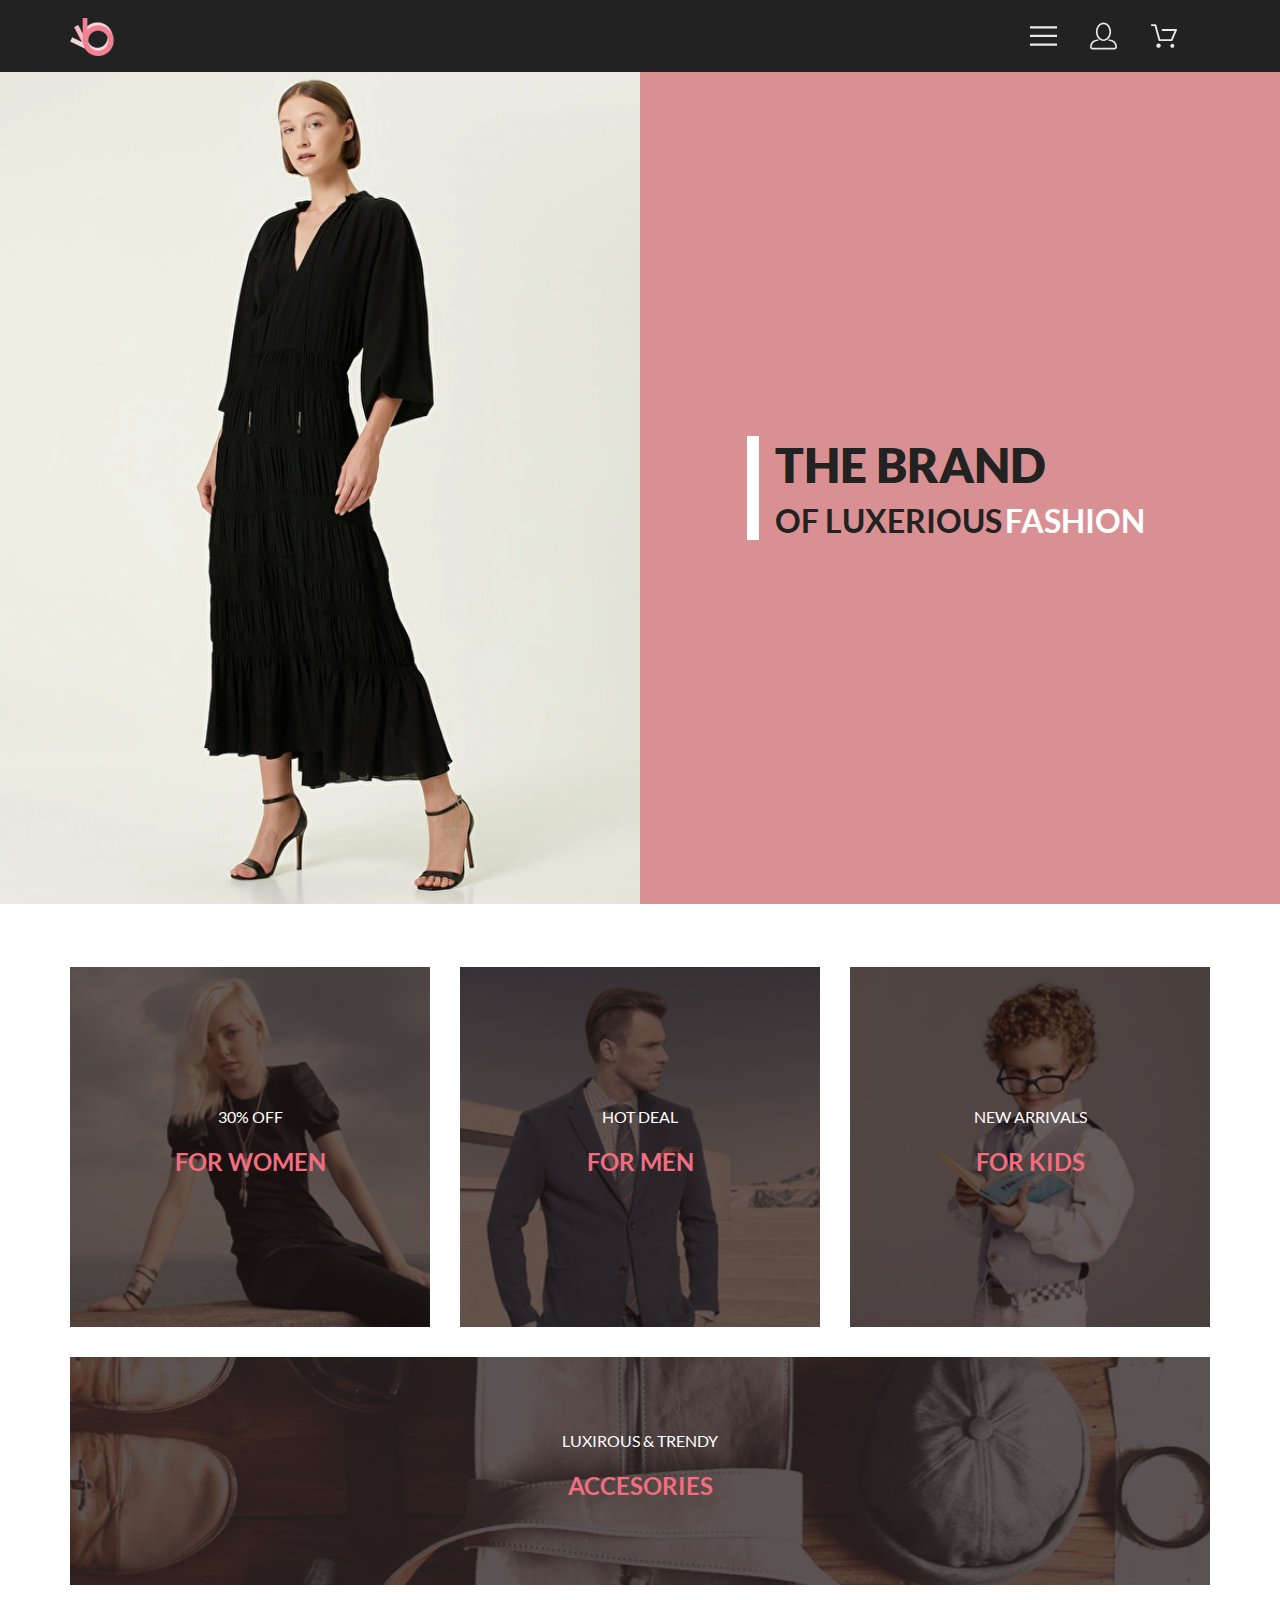
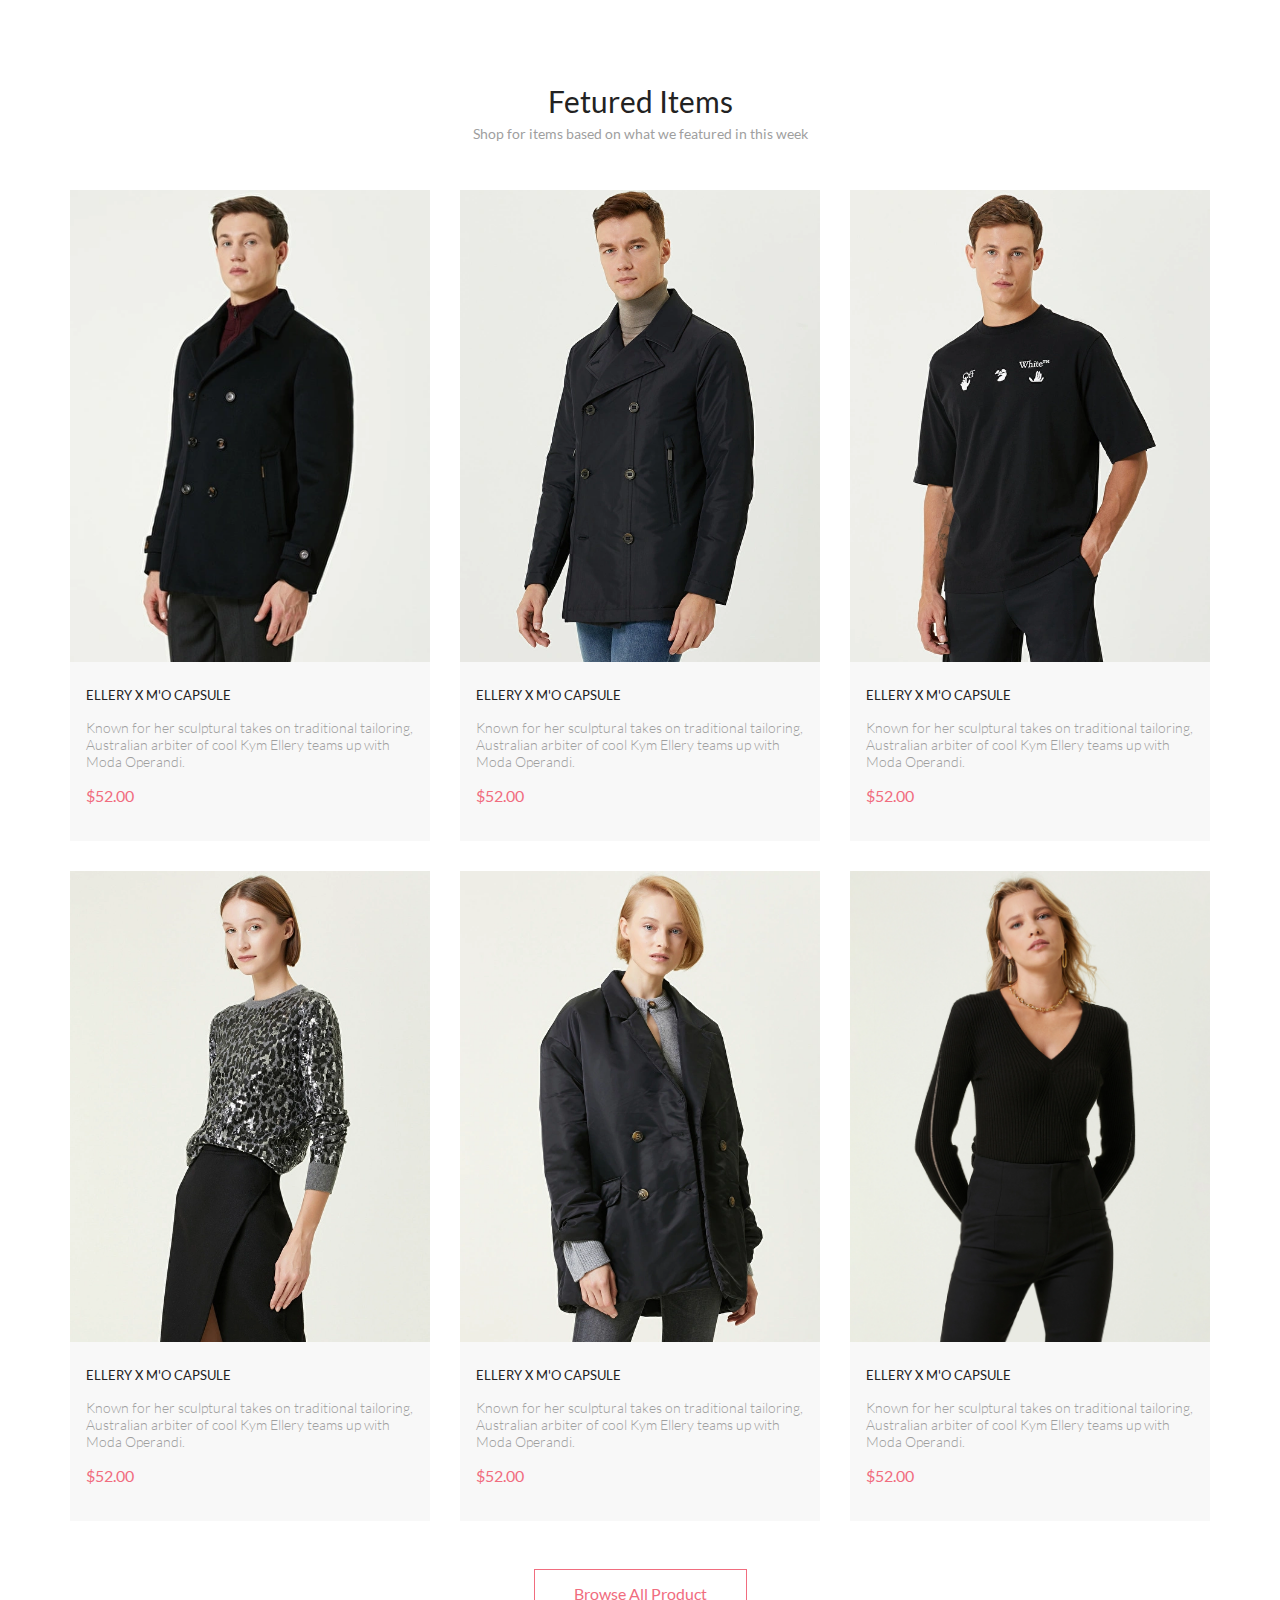
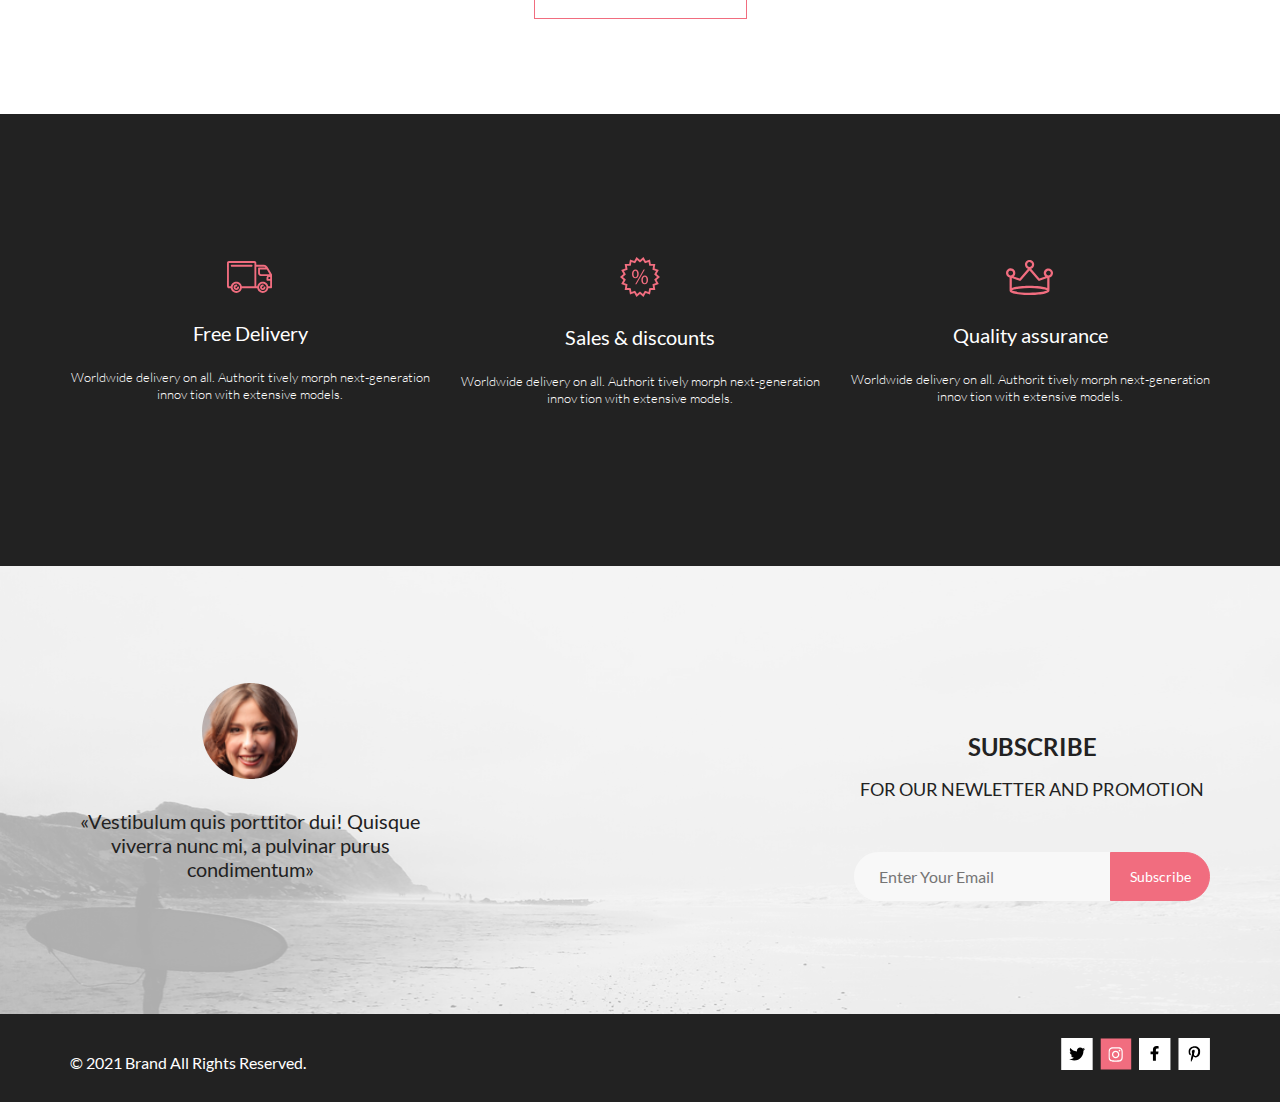
<file: index.html>
<!DOCTYPE html>
<html lang="en">
<head>
  <meta charset="UTF-8">
  <meta http-equiv="X-UA-Compatible" content="IE=edge">
  <meta name="viewport" content="width=device-width, initial-scale=1.0">
  <title>Shop THE BRAND</title>
  <link rel="icon" type="image/png" href="img/favicon.ico" sizes="36x36">
  <link rel="stylesheet" href="css/style.css">
  <link href="./dist/bootstrap/css/bootstrap.min.css" rel="stylesheet">
</head>
<body>
  <header class="header">
    <div class="header__box">
      <div class="header__wrapp">
        <div class="header__logo">
          <a class="header__logo-link" href="/index.html"><img src="img/svg/logo.svg" alt="logo" width="44" height="38"></a>
          <button class="header__button header__item-hid" type="button">
            <img class="header__search" src="img/svg/search.svg" alt="search" width="27" height="28">
          </button>
        </div>
        <ul class="header__menu-list">
          <li class="header__menu-item header__burger-btn">
            <button class="header__button" type="button">
              <img src="img/svg/menu.svg" alt="menu" width="27" height="28">
            </button>
            <div class="header__nav-wrap">
              <nav class="header__navigation">
                <p class="header__navigation-title">menu</p>
                <ul>
                  <li class="header__navigation-item">
                    <p class="header__navigation-subtitle">man</p>
                    <ul class="header__navigation-sublist">
                      <li class="header__navigation-link link">Accessories</li>
                      <li class="header__navigation-link link">Bags</li>
                      <li class="header__navigation-link link">Denim</li>
                      <li class="header__navigation-link link">T-Shirts</li>
                    </ul>
                  </li>
                  <li class="header__navigation-item">
                    <p class="header__navigation-subtitle">woman</p>
                    <ul class="header__navigation-sublist">
                      <li class="header__navigation-link">Accessories</li>
                      <li class="header__navigation-link link">Bags</li>
                      <li class="header__navigation-link link">Denim</li>
                      <li class="header__navigation-link link">T-Shirts</li>
                      <li class="header__navigation-link link">Shirts</li>
                    </ul>
                    </li>
                  <li class="header__navigation-item">
                    <p class="header__navigation-subtitle">kids</p>
                    <ul class="header__navigation-sublist">
                      <li class="header__navigation-link link">Accessories</li>
                      <li class="header__navigation-link link">Bags</li>
                      <li class="header__navigation-link link">Denim</li>
                      <li class="header__navigation-link link">T-Shirts</li>
                      <li class="header__navigation-link link">Shirts</li>
                    </ul>
                  </li>
                </ul>
              </nav>
            </div>
          </li>
          <li class="header__menu-item">
            <button class="header__button" type="button">
              <img src="img/svg/log_in.svg" alt="log" width="27" height="28">
            </button>
          </li>
          <li class="header__menu-item">
            <button class="header__button" type="button">
              <img src="img/svg/bag.svg" alt="bag" width="27" height="28">
            </button>
          </li>
        </ul>
      </div>
    </div>
  </header>
  <div>
    <main>
      <section>
        <div class="promo">
          <a href="./catalog.html" class="promo__wrapp">
            <img class="promo__picture" src="./img/new_product/main_2.webp" alt="man" width="800" height="765"></a><div class="promo__content">
            <div class="promo__content-all">
                <div class="promo__content-headline">
                  <h2 class="promo__content-titel text-focus-in">the brand</h2>
                  <span class="promo__text text-focus-in">of luxerious</span>
                  <span class="promo__text promo__text--pink text-focus-in">fashion</span>
                </div> 
            </div>
          </div>
        </div>
      </section>
      <div class="stock box">
        <div class="stock__box">
          <ul class="stock__list">
            <li class="stock__card">
                <div class="stock__content">
                  <p class="stock__text">30% OFF</p>
                  <p class="stock__pink">for women</p>
                </div>
                <a href="#" class="stock__item-link">
                  <img class="stock__image" src="./img/banner_mini1.png" alt="man" width="360" height="260">
                </a>
            </li>
            <li class="stock__card">
                <div class="stock__content">
                  <p class="stock__text">hot deal</p>
                  <p class="stock__pink">for men</p>
                </div>
                <a href="#" class="stock__item-link">
                  <img class="stock__image" src="./img/banner_mini2.png" alt="man" width="360" height="260">
                </a>
            </li>
            <li class="stock__card">
              <div class="stock__content">
                <p class="stock__text">new arrivals</p>
                <p class="stock__pink">for kids</p>
              </div>
              <a href="#" class="stock__item-link">
                <img class="stock__image" src="./img/banner_mini3.png" alt="man" width="360" height="260">
              </a>
            </li>
            <li class="stock__card stock__card--wide">
              <div class="stock__content">
                <p class="stock__text">luxirous & trendy</p>
                <p class="stock__pink">accesories</p>
              </div>
              <a href="#" class="stock__link-wide">
                <picture class="">
                  <source srcset="./img/banner_small.jpg" media="(max-width: 1199px)">
                  <source srcset="./img/banner.png" media="(min-width: 1200px)">
                  <img class="stock__image"
                    src="./img/banner.png" alt="man">
                </picture>
              </a>
            </li>
          </ul>
        </div>
      </div>
      <section class="catalog box">
        <h2 class="catalog__headline">Fetured Items</h2>
        <p class="catalog__text">Shop for items based on what we featured in this week</p>
        <ul class="catalog__list">
          <li class="catalog__item">
            <div class="catalog__item-wrapper">
              <img class="catalog__image" src="./img/new_product/men3.webp" alt="product">
              <div class="catalog__hover">
                <div class="catalog__add-wrapper">
                  <button class="btn-plain" type="button">
                    <img class="btn-plain-icon" src="img/svg/bag2.svg" alt="bag" width="24" height="24">
                    <span class="btn-plain-text">Add to Cart</span>
                  </button>
                </div>
              </div>
            </div>
            <div class="catalog__content">
              <p class="catalog__content-name">ellery x m'o capsule</p>
              <p class="catalog__content-text">Known for her sculptural takes on traditional tailoring, Australian arbiter of cool Kym Ellery teams up with Moda Operandi.</p>
              <p class="catalog__content-price">$52.00</p>
            </div>
          </li>
          <li class="catalog__item">
            <div class="catalog__item-wrapper">
              <img class="catalog__image" src="./img/new_product/men1.webp" alt="product">
              <div class="catalog__hover">
                <div class="catalog__add-wrapper">
                  <button class="btn-plain" type="button">
                    <img class="btn-plain-icon" src="img/svg/bag2.svg" alt="bag" width="24" height="24">
                    <span class="btn-plain-text">Add to Cart</span>
                  </button>
                </div>
              </div>
            </div>
            <div class="catalog__content">
              <p class="catalog__content-name">ellery x m'o capsule</p>
              <p class="catalog__content-text">Known for her sculptural takes on traditional tailoring, Australian arbiter of cool Kym Ellery teams up with Moda Operandi.</p>
              <p class="catalog__content-price">$52.00</p>
            </div>
          </li>
          <li class="catalog__item">
            <div class="catalog__item-wrapper">
              <img class="catalog__image" src="./img/new_product/men7.webp" alt="product">
              <div class="catalog__hover">
                <div class="catalog__add-wrapper">
                  <button class="btn-plain" type="button">
                    <img class="btn-plain-icon" src="img/svg/bag2.svg" alt="bag" width="24" height="24">
                    <span class="btn-plain-text">Add to Cart</span>
                  </button>
                </div>
              </div>
            </div>
            <div class="catalog__content">
              <p class="catalog__content-name">ellery x m'o capsule</p>
              <p class="catalog__content-text">Known for her sculptural takes on traditional tailoring, Australian arbiter of cool Kym Ellery teams up with Moda Operandi.</p>
              <p class="catalog__content-price">$52.00</p>
            </div>
          </li>
          <li class="catalog__item">
            <div class="catalog__item-wrapper">
              <img class="catalog__image" src="./img/new_product/women1.webp" alt="product">
              <div class="catalog__hover">
                <div class="catalog__add-wrapper">
                  <button class="btn-plain" type="button">
                    <img class="btn-plain-icon" src="img/svg/bag2.svg" alt="bag" width="24" height="24">
                    <span class="btn-plain-text">Add to Cart</span>
                  </button>
                </div>
              </div>
            </div>
            <div class="catalog__content">
              <p class="catalog__content-name">ellery x m'o capsule</p>
              <p class="catalog__content-text">Known for her sculptural takes on traditional tailoring, Australian arbiter of cool Kym Ellery teams up with Moda Operandi.</p>
              <p class="catalog__content-price">$52.00</p>
            </div>
          </li>
          <li class="catalog__item">
            <div class="catalog__item-wrapper">
              <img class="catalog__image" src="./img/new_product/women2.webp" alt="product">
              <div class="catalog__hover">
                <div class="catalog__add-wrapper">
                  <button class="btn-plain" type="button">
                    <img class="btn-plain-icon" src="img/svg/bag2.svg" alt="bag" width="24" height="24">
                    <span class="btn-plain-text">Add to Cart</span>
                  </button>
                </div>
              </div>
            </div>
            <div class="catalog__content">
              <p class="catalog__content-name">ellery x m'o capsule</p>
              <p class="catalog__content-text">Known for her sculptural takes on traditional tailoring, Australian arbiter of cool Kym Ellery teams up with Moda Operandi.</p>
              <p class="catalog__content-price">$52.00</p>
            </div>
          </li>
          <li class="catalog__item">
            <div class="catalog__item-wrapper">
              <img class="catalog__image" src="./img/new_product/women3.webp" alt="product">
              <div class="catalog__hover">
                <div class="catalog__add-wrapper">
                  <button class="btn-plain" type="button">
                    <img class="btn-plain-icon" src="img/svg/bag2.svg" alt="bag" width="24" height="24">
                    <span class="btn-plain-text">Add to Cart</span>
                  </button>
                </div>
              </div>
            </div>
            <div class="catalog__content">
              <p class="catalog__content-name">ellery x m'o capsule</p>
              <p class="catalog__content-text">Known for her sculptural takes on traditional tailoring, Australian arbiter of cool Kym Ellery teams up with Moda Operandi.</p>
              <p class="catalog__content-price">$52.00</p>
            </div>
          </li>
        </ul>
        <a class="btn-primary catalog__btn-more" href="catalog.html"><div>Browse All Product</div></a>
      </section>
      <section class="advantage">
        <div class="advantage__wrapp">
          <div class="advantage__delivery">
            <img class="advantage__pic" src="./img/svg/icon1.svg" alt="delivery">
            <h2 class="advantage__titel">Free Delivery</h2>
            <p class="advantage__text">Worldwide delivery on all. Authorit tively morph next-generation innov tion with extensive models.</p>
          </div>
          <div class="advantage__sales">
            <img class="advantage__pic" src="./img/svg/icon2.svg" alt="sales">
            <h2 class="advantage__titel">Sales & discounts</h2>
            <p class="advantage__text">Worldwide delivery on all. Authorit tively morph next-generation innov tion with extensive models.</p>
          </div>
          <div class="advantage__assurance">
            <img class="advantage__pic" src="./img/svg/icon3.svg" alt="assurance">
            <h2 class="advantage__titel">Quality assurance</h2>
            <p class="advantage__text">Worldwide delivery on all. Authorit tively morph next-generation innov tion with extensive models.</p>
          </div>
        </div>
      </section>
    </main>
  </div>
  <footer>
  <section class="footer">
    <div class="footer__box">
      <div class="footer__wrapper">
        <div class="footer__wrap">
          <div class="footer__content">
            <div class="footer__content-wrap">
              <img class="footer__foto" src="./img/svg/ava.svg" alt="foto">
              <p class="footer__text">«Vestibulum quis porttitor dui! Quisque viverra nunc mi, a pulvinar purus condimentum»</p>
            </div>
          </div>
          <div class="footer__sub">
            <h2 class="footer__titel"> SUBSCRIBE</h2>
            <p class="footer__headline"> FOR OUR NEWLETTER AND PROMOTION</p>
            <form class="footer__form" action="#">
              <input class="footer__email" type="text" placeholder="Enter Your Email">
              <button class="footer__button" type="submit">Subscribe</button>
            </form>
          </div>
        </div>
      </div>
    </div>
    <div class="footer__holder">
      <div class="footer__holder-box">
        <div class="footer__holder-wrapper">
          <span class="footer__holder-text">© 2021  Brand  All Rights Reserved.</span>
          <ul class="footer__list">
            <li class="footer__item">
              <a class="footer__link" href="#">
                <img class="footer__link-icon" src="img/svg/2.svg" alt="search" width="32" height="32"></a>
            </li>
            <li class="footer__item">
              <a class="footer__link" href="#">
                <img class="footer__link-icon" src="img/svg/4.svg" alt="search" width="32" height="32"></a>
            </li>
            <li class="footer__item">
              <a class="footer__link" href="#">
                <img class="footer__link-icon" src="img/svg/5.svg" alt="search" width="32" height="32"></a>
            </li>
            <li class="footer__item">
              <a class="footer__link" href="#">
                <img class="footer__link-icon" src="img/svg/6.svg" alt="search" width="32" height="32"></a>
            </li>
          </ul>
        </div>
      </div>
    </div>
  </section>
  </footer>
  <script src="./dist/bootstrap/js/bootstrap.bundle.min.js"></script>
</body>
</html>
</file>
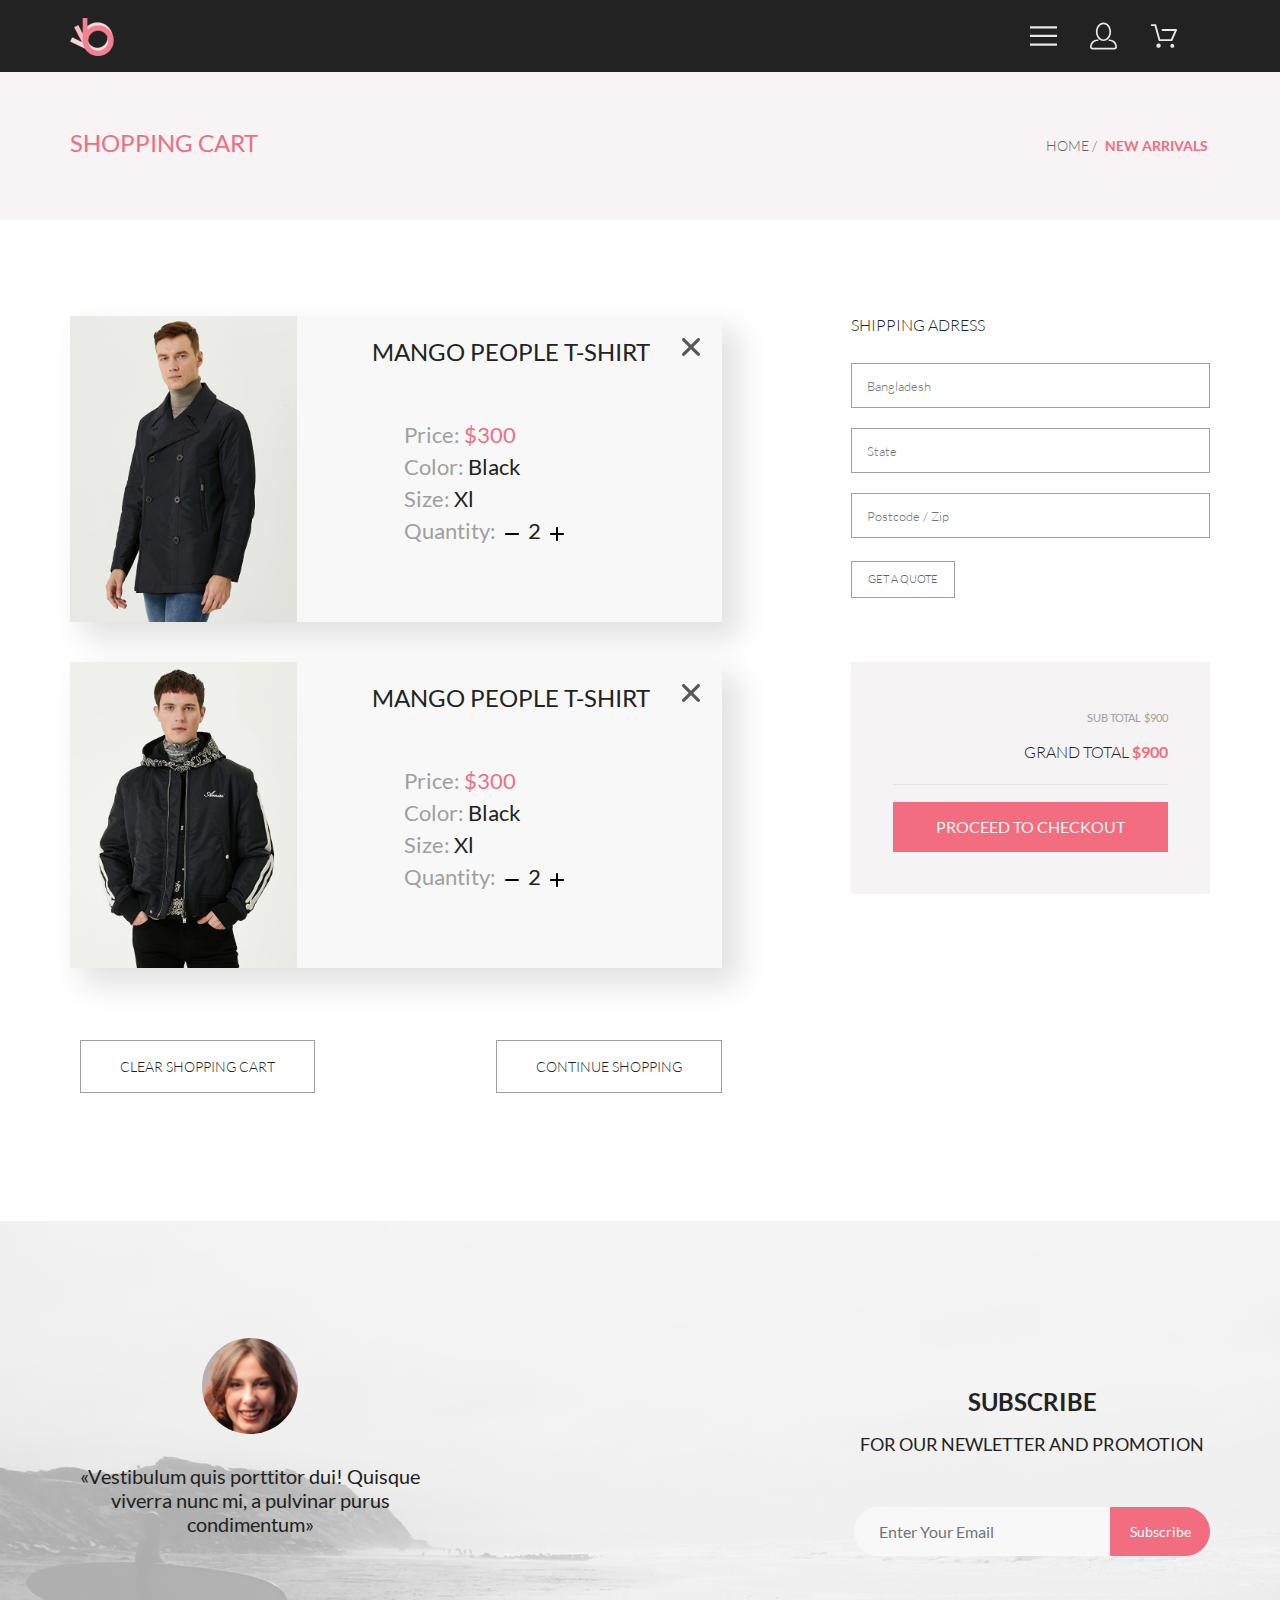
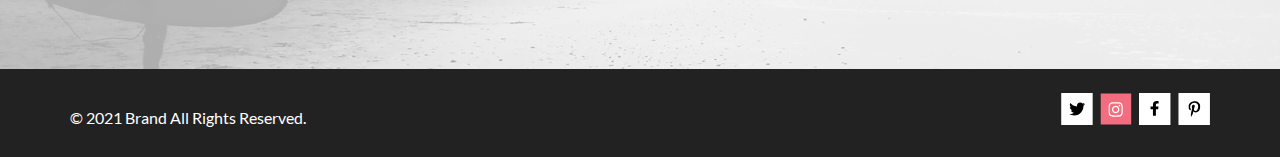
<file: cart.html>
<!DOCTYPE html>
<html lang="en">
<head>
  <meta charset="UTF-8">
  <meta http-equiv="X-UA-Compatible" content="IE=edge">
  <meta name="viewport" content="width=device-width, initial-scale=1.0">
  <title>Cart Shop</title>
  <link rel="icon" type="image/png" href="img/favicon.ico" sizes="36x36">
  <link rel="stylesheet" href="css/style.css">
  <link href="./dist/bootstrap/css/bootstrap.min.css" rel="stylesheet">
</head>
<body>
  <header class="header">
    <div class="header__box">
      <div class="header__wrapp">
        <div class="header__logo">
          <a class="header__logo-link" href=".index.html"><img src="img/svg/logo.svg" alt="logo" width="44" height="38"></a>
          <button class="header__button header__item-hid" type="button">
            <img class="header__search" src="img/svg/search.svg" alt="search" width="27" height="28">
          </button>
        </div>
        <ul class="header__menu-list">
          <li class="header__menu-item header__burger-btn">
            <button class="header__button" type="button">
              <img src="img/svg/menu.svg" alt="menu" width="27" height="28">
            </button>
            <div class="header__nav-wrap">
              <nav class="header__navigation">
                <p class="header__navigation-title">menu</p>
                <ul>
                  <li class="header__navigation-item">
                    <p class="header__navigation-subtitle">man</p>
                    <ul class="header__navigation-sublist">
                      <li class="header__navigation-link link">Accessories</li>
                      <li class="header__navigation-link link">Bags</li>
                      <li class="header__navigation-link link">Denim</li>
                      <li class="header__navigation-link link">T-Shirts</li>
                    </ul>
                  </li>
                  <li class="header__navigation-item">
                    <p class="header__navigation-subtitle">woman</p>
                    <ul class="header__navigation-sublist">
                      <li class="header__navigation-link">Accessories</li>
                      <li class="header__navigation-link link">Bags</li>
                      <li class="header__navigation-link link">Denim</li>
                      <li class="header__navigation-link link">T-Shirts</li>
                      <li class="header__navigation-link link">Shirts</li>
                    </ul>
                    </li>
                  <li class="header__navigation-item">
                    <p class="header__navigation-subtitle">kids</p>
                    <ul class="header__navigation-sublist">
                      <li class="header__navigation-link link">Accessories</li>
                      <li class="header__navigation-link link">Bags</li>
                      <li class="header__navigation-link link">Denim</li>
                      <li class="header__navigation-link link">T-Shirts</li>
                      <li class="header__navigation-link link">Shirts</li>
                    </ul>
                  </li>
                </ul>
              </nav>
            </div>
          </li>
          <li class="header__menu-item">
            <button class="header__button" type="button">
              <img src="img/svg/log_in.svg" alt="log" width="27" height="28">
            </button>
          </li>
          <li class="header__menu-item">
            <button class="header__button" type="button">
              <img src="img/svg/bag.svg" alt="bag" width="27" height="28">
            </button>
          </li>
        </ul>
      </div>
    </div>
  </header>
  <div>
    <main>
      <section class="navigation">
        <div class="navigation__wrapper">
          <h2 class="navigation__titel">shopping cart</h2>
          <nav>
            <ul class="navigation__list">
              <li class="navigation__item"><a class="navigation__link" href="./index.html">home /</a></li>
              <li class="navigation__item"><a class="navigation__link" href="#"></a></li>
              <li class="navigation__item"><a class="navigation__link navigation__link--active" href="#">new arrivals</a></li>
            </ul>
          </nav>
        </div>
      </section>
      <section class="cart box">
        <div class="cart__wrapper">
          <div class="cart__product">
            <ul class="cart__list">
              <li class="cart__item">
                <a href="#" class="cart__image-wrapper link">
                  <img class="cart__image" src="./img/new_product/men1.webp" alt="product" width="262" height="306">
                </a>
                <div class="cart__content-wrapp">
                  <div class="cart__name-wrapp">
                    <h2 class="cart__content-name">mango people t-shirt</h2>
                  </div>
                  <ul class="cart__content-list">
                    <li class="cart__content-item">Price:
                      <span class="cart__content-pink">$300</span>
                    </li>
                    <li class="cart__content-item">Color:
                      <span class="cart__content-text">Black</span>
                    </li>
                    <li class="cart__content-item">Size:
                      <span class="cart__content-text">Xl</span>
                    </li>
                    <li class="cart__content-item">Quantity:
                      <button class="cart__btn link" type="button">
                        <img src="./img/svg/ic_round-minus.svg" alt="minus" width="24" height="24">
                      </button>
                      <span class="cart__content-text">2</span>
                      <button class="cart__btn link" type="button">
                        <img src="./img/svg/ic_round-plus.svg" alt="plus" width="24" height="24">
                      </button>
                    </li>
                  </ul>
                  <button class="cart__close-img link" type="button"><img src="./img/svg/close.svg" alt="close"></button>
                </div>
              </li>
              <li class="cart__item">
                <a href="#" class="cart__image-wrapper link">
                  <img class="cart__image" src="./img/new_product/men6.webp" alt="product" width="262" height="306">
                </a>
                <div class="cart__content-wrapp">
                  <div class="cart__name-wrapp">
                    <h2 class="cart__content-name">mango people t-shirt</h2>
                  </div>
                  <ul class="cart__content-list">
                    <li class="cart__content-item">Price:
                      <span class="cart__content-pink">$300</span>
                    </li>
                    <li class="cart__content-item">Color:
                      <span class="cart__content-text">Black</span>
                    </li>
                    <li class="cart__content-item">Size:
                      <span class="cart__content-text">Xl</span>
                    </li>
                    <li class="cart__content-item">Quantity:
                      <button class="cart__btn link" type="button">
                        <img src="./img/svg/ic_round-minus.svg" alt="minus" width="24" height="24">
                      </button>
                      <span class="cart__content-text">2</span>
                      <button class="cart__btn link" type="button">
                        <img src="./img/svg/ic_round-plus.svg" alt="plus" width="24" height="24">
                      </button>
                    </li>
                  </ul>
                </div>
                <button class="cart__close-img link" type="button"><img src="./img/svg/close.svg" alt="close"></button>
              </li>
            </ul>
            <div class="cart__buttons-wrapp">
              <button class="cart__buttons-shop btn-plain" type="button">clear shopping cart</button>
              <button class="cart__buttons-shop btn-plain" type="button">continue shopping</button>
            </div>
          </div>
          <div class="cart__form-box">
            <form action="#" class="form">
              <fieldset class="form-fieldest">
                <legend class="form-headline">shipping adress</legend>
                  <input class="form-input cart__form-input" type="text" placeholder="Bangladesh">
                  <input class="form-input cart__form-input" type="text" placeholder="State">
                  <input class="form-input cart__form-input" type="text" placeholder="Postcode / Zip">
                  <button class="form-btn cart__btn-small link" type="button">get a quote</button>
              </fieldset>
            </form>
            <div class="cart__order-wrapp">
              <div class="cart__order-box">
                <div class="cart__order">
                  <div class="cart__text-wrapp">
                    <span class="cart__text-small">sub total</span>
                    <span class="cart__text-small">$900</span>
                  </div>
                  <div class="cart__text-wrapp cart__text-wrapp--end">
                    <span class="cart__order-text">grand total</span>
                    <span class="cart__order-text cart__order-pink">$900</span>
                  </div>
                </div>
              </div>
              <button class="btn-primary cart__submit" type="button">proceed to checkout</button>
            </div>
          </div>
        </div>
      </section>
    </main>
  </div>
  <footer>
    <section class="footer">
      <div class="footer__box">
        <div class="footer__wrapper">
          <div class="footer__wrap">
            <div class="footer__content">
              <div class="footer__content-wrap">
                <img class="footer__foto" src="./img/svg/ava.svg" alt="foto">
                <p class="footer__text">«Vestibulum quis porttitor dui! Quisque viverra nunc mi, a pulvinar purus condimentum»</p>
              </div>
            </div>
            <div class="footer__sub">
              <h2 class="footer__titel"> SUBSCRIBE</h2>
              <p class="footer__headline"> FOR OUR NEWLETTER AND PROMOTION</p>
              <form class="footer__form" action="#">
                <input class="footer__email" type="text" placeholder="Enter Your Email">
                <button class="footer__button" type="submit">Subscribe</button>
              </form>
            </div>
          </div>
        </div>
      </div>
      <div class="footer__holder">
        <div class="footer__holder-box">
          <div class="footer__holder-wrapper">
            <span class="footer__holder-text">© 2021  Brand  All Rights Reserved.</span>
            <ul class="footer__list">
              <li class="footer__item">
                <a class="footer__link" href="#">
                  <img class="footer__link-icon" src="img/svg/2.svg" alt="search" width="32" height="32"></a>
              </li>
              <li class="footer__item">
                <a class="footer__link" href="#">
                  <img class="footer__link-icon" src="img/svg/4.svg" alt="search" width="32" height="32"></a>
              </li>
              <li class="footer__item">
                <a class="footer__link" href="#">
                  <img class="footer__link-icon" src="img/svg/5.svg" alt="search" width="32" height="32"></a>
              </li>
              <li class="footer__item">
                <a class="footer__link" href="#">
                  <img class="footer__link-icon" src="img/svg/6.svg" alt="search" width="32" height="32"></a>
              </li>
            </ul>
          </div>
        </div>
      </div>
    </section>
  </footer>
  <script src="./dist/bootstrap/js/bootstrap.bundle.min.js"></script>
</body>
</html>
</file>
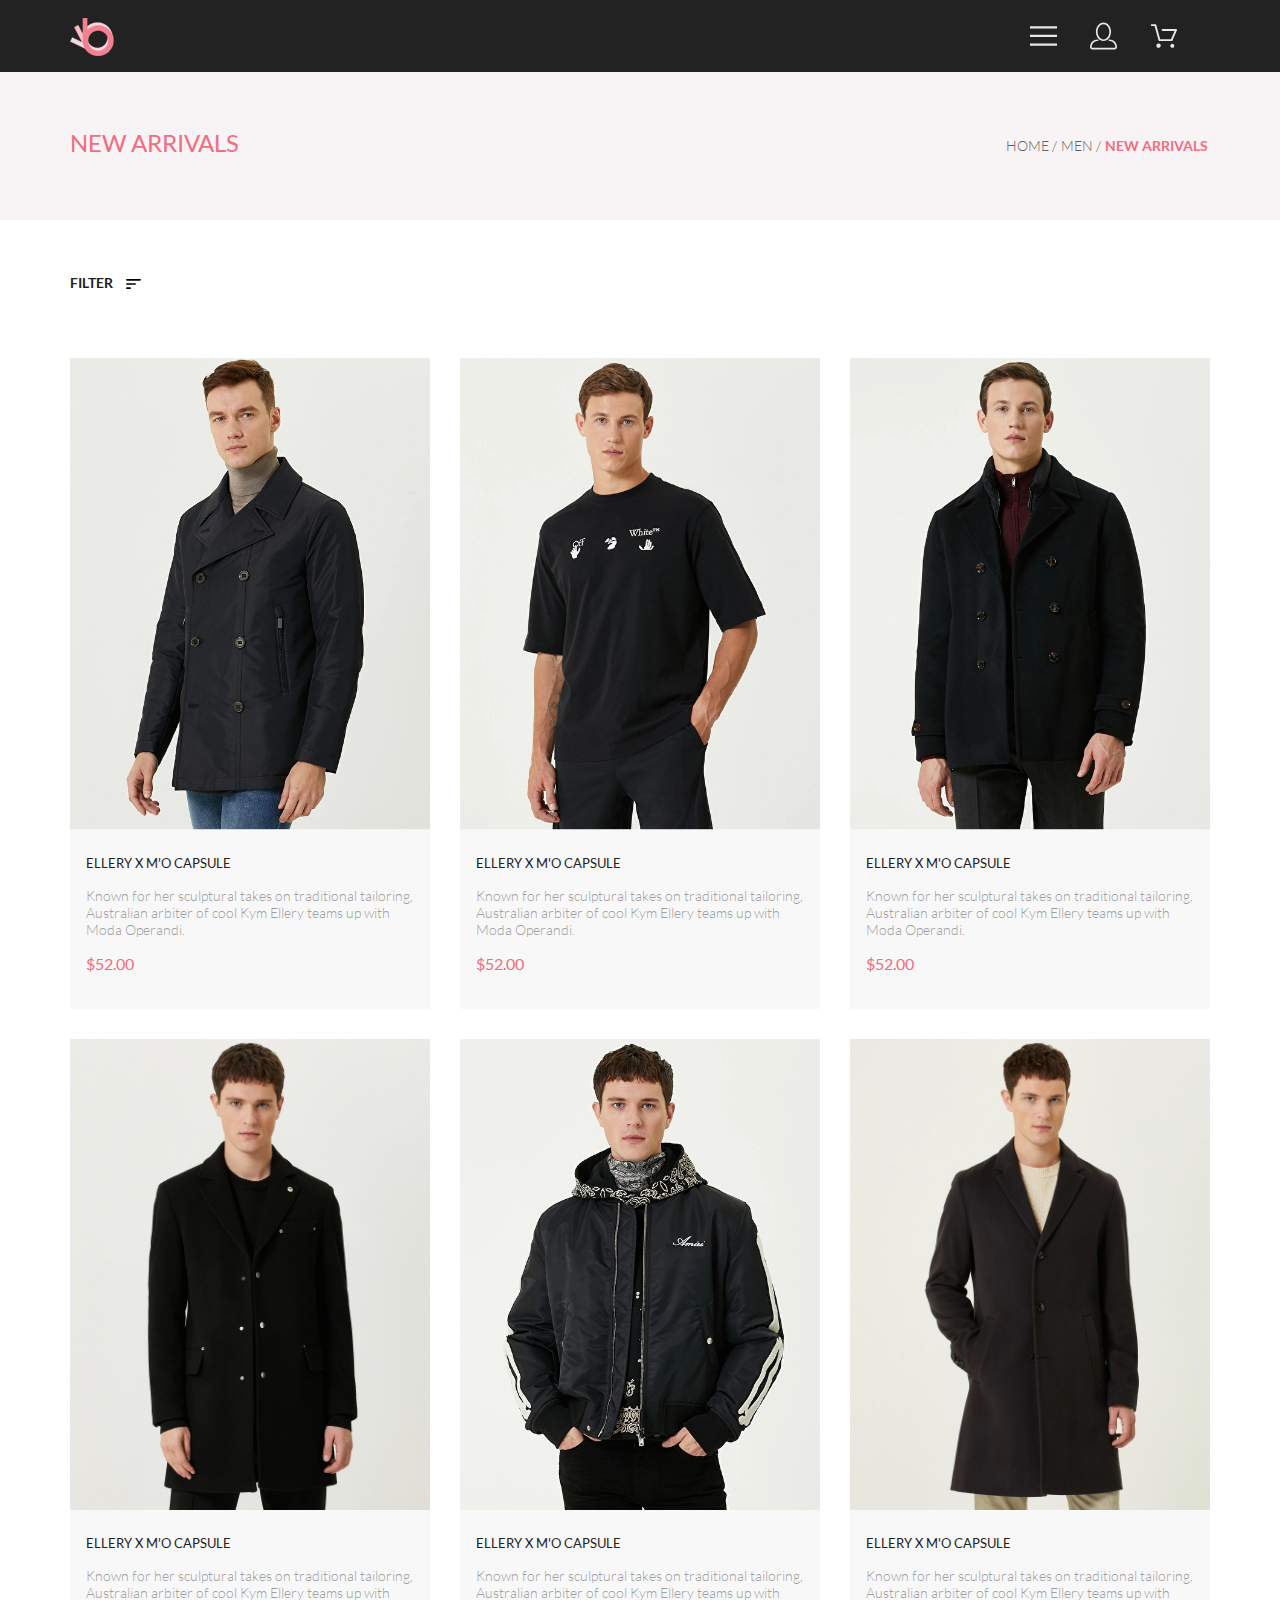
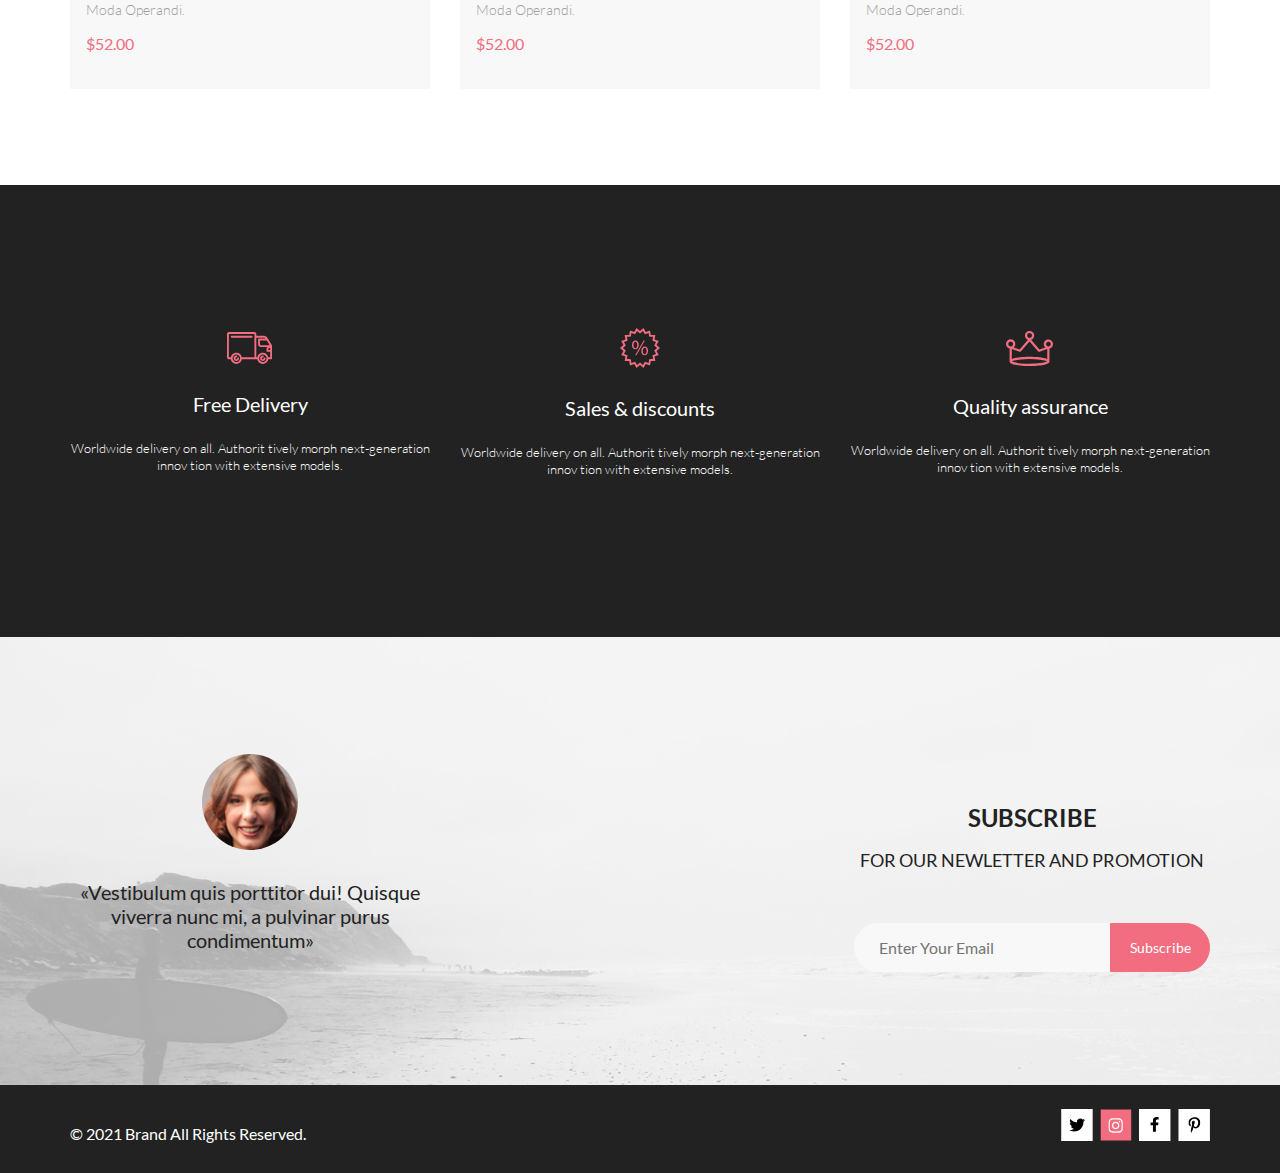
<file: catalog.html>
<!DOCTYPE html>
<html lang="en">
<head>
  <meta charset="UTF-8">
  <meta http-equiv="X-UA-Compatible" content="IE=edge">
  <meta name="viewport" content="width=device-width, initial-scale=1.0">
  <title>Catalog Shop</title>
  <link rel="icon" type="image/png" href="img/favicon.ico" sizes="36x36">
  <link rel="stylesheet" href="css/style.css">
  <link href="./dist/bootstrap/css/bootstrap.min.css" rel="stylesheet">
</head>
<body>
    <header class="header">
      <div class="header__box">
        <div class="header__wrapp">
          <div class="header__logo">
            <a class="header__logo-link" href=".index.html"><img src="img/svg/logo.svg" alt="logo" width="44" height="38"></a>
            <button class="header__button header__item-hid" type="button">
              <img class="header__search" src="img/svg/search.svg" alt="search" width="27" height="28">
            </button>
          </div>
          <ul class="header__menu-list">
            <li class="header__menu-item header__burger-btn">
              <button class="header__button" type="button">
                <img src="img/svg/menu.svg" alt="menu" width="27" height="28">
              </button>
              <div class="header__nav-wrap">
                <nav class="header__navigation">
                  <p class="header__navigation-title">menu</p>
                  <ul>
                    <li class="header__navigation-item">
                      <p class="header__navigation-subtitle">man</p>
                      <ul class="header__navigation-sublist">
                        <li class="header__navigation-link link">Accessories</li>
                        <li class="header__navigation-link link">Bags</li>
                        <li class="header__navigation-link link">Denim</li>
                        <li class="header__navigation-link link">T-Shirts</li>
                      </ul>
                    </li>
                    <li class="header__navigation-item">
                      <p class="header__navigation-subtitle">woman</p>
                      <ul class="header__navigation-sublist">
                        <li class="header__navigation-link">Accessories</li>
                        <li class="header__navigation-link link">Bags</li>
                        <li class="header__navigation-link link">Denim</li>
                        <li class="header__navigation-link link">T-Shirts</li>
                        <li class="header__navigation-link link">Shirts</li>
                      </ul>
                      </li>
                    <li class="header__navigation-item">
                      <p class="header__navigation-subtitle">kids</p>
                      <ul class="header__navigation-sublist">
                        <li class="header__navigation-link link">Accessories</li>
                        <li class="header__navigation-link link">Bags</li>
                        <li class="header__navigation-link link">Denim</li>
                        <li class="header__navigation-link link">T-Shirts</li>
                        <li class="header__navigation-link link">Shirts</li>
                      </ul>
                    </li>
                  </ul>
                </nav>
              </div>
            </li>
            <li class="header__menu-item">
              <button class="header__button" type="button">
                <img src="img/svg/log_in.svg" alt="log" width="27" height="28">
              </button>
            </li>
            <li class="header__menu-item">
              <button class="header__button" type="button">
                <img src="img/svg/bag.svg" alt="bag" width="27" height="28">
              </button>
            </li>
          </ul>
        </div>
      </div>
  </header>
  <div>
    <main>
      <section class="navigation">
        <div class="navigation__wrapper">
          <h2 class="navigation__titel">new arrivals</h2>
          <nav>
            <ul class="navigation__list">
              <li class="navigation__item"><a class="navigation__link" href="./index.html">home /</a></li>
              <li class="navigation__item"><a class="navigation__link" href="#">men /</a></li>
              <li class="navigation__item"><a class="navigation__link navigation__link--active" href="#">new arrivals</a></li>
            </ul>
          </nav>
        </div>
      </section>
      <div class="goods box">
        <div class="goods__box">
            <button class="goods__button-filter link" type="button">
              <span class="goods__button-text">FILTER</span>
              <img class="goods__button-icon" src="img/svg/filter.svg" alt="bag" width="15" height="10">
            </button>
            <button class="goods__filter-hid" type="button">
              <img class="goods__button-icon" src="img/svg/filter__big.svg" alt="bag" width="37" height="25">
            </button>
            <div class="catalog goods__card">
              <ul class="catalog__list">
                <li class="catalog__item">
                  <div class="catalog__item-wrapper">
                    <a href="#" class="catalog__image-wrapper">
                      <img class="catalog__image" src="./img/new_product/men1.webp" alt="product">
                    </a>
                    <div class="catalog__hover">
                      <div class="catalog__add-wrapper">
                        <button class="btn-plain" type="button">
                          <img class="btn-plain-icon" src="img/svg/bag2.svg" alt="bag" width="24" height="24">
                          <span class="btn-plain-text">Add to Cart</span>
                        </button>
                      </div>
                    </div>
                  </div>
                  <div class="catalog__content">
                    <p class="catalog__content-name">ellery x m'o capsule</p>
                    <p class="catalog__content-text">Known for her sculptural takes on traditional tailoring, Australian arbiter of cool Kym Ellery teams up with Moda Operandi.</p>
                    <p class="catalog__content-price">$52.00</p>
                  </div>
                </li>
                <li class="catalog__item">
                  <div class="catalog__item-wrapper">
                    <a href="#" class="catalog__link">
                      <div class="catalog__image-wrapper">
                        <img class="catalog__image" src="./img/new_product/men7.webp" alt="product">
                      </div>
                    </a>
                    <div class="catalog__hover">
                      <div class="catalog__add-wrapper">
                        <button class="btn-plain" type="button">
                          <img class="btn-plain-icon" src="img/svg/bag2.svg" alt="bag" width="24" height="24">
                          <span class="btn-plain-text">Add to Cart</span>
                        </button>
                      </div>
                    </div>
                  </div>
                  <div class="catalog__content">
                    <p class="catalog__content-name">ellery x m'o capsule</p>
                    <p class="catalog__content-text">Known for her sculptural takes on traditional tailoring, Australian arbiter of cool Kym Ellery teams up with Moda Operandi.</p>
                    <p class="catalog__content-price">$52.00</p>
                  </div>
                </li>
                <li class="catalog__item">
                  <div class="catalog__item-wrapper">
                    <a href="#" class="catalog__link">
                      <div class="catalog__image-wrapper">
                        <img class="catalog__image" src="./img/new_product/men4.webp" alt="product">
                      </div>
                    </a>
                    <div class="catalog__hover">
                      <div class="catalog__add-wrapper">
                        <button class="btn-plain" type="button">
                          <img class="btn-plain-icon" src="img/svg/bag2.svg" alt="bag" width="24" height="24">
                          <span class="btn-plain-text">Add to Cart</span>
                        </button>
                      </div>
                    </div>
                  </div>
                  <div class="catalog__content">
                    <p class="catalog__content-name">ellery x m'o capsule</p>
                    <p class="catalog__content-text">Known for her sculptural takes on traditional tailoring, Australian arbiter of cool Kym Ellery teams up with Moda Operandi.</p>
                    <p class="catalog__content-price">$52.00</p>
                  </div>
                </li>
                <li class="catalog__item">
                  <div class="catalog__item-wrapper">
                    <a href="#" class="catalog__link">
                      <div class="catalog__image-wrapper">
                        <img class="catalog__image" src="./img/new_product/men8.webp" alt="product">
                      </div>
                    </a>
                    <div class="catalog__hover">
                      <div class="catalog__add-wrapper">
                        <button class="btn-plain" type="button">
                          <img class="btn-plain-icon" src="img/svg/bag2.svg" alt="bag" width="24" height="24">
                          <span class="btn-plain-text">Add to Cart</span>
                        </button>
                      </div>
                    </div>
                  </div>
                  <div class="catalog__content">
                    <p class="catalog__content-name">ellery x m'o capsule</p>
                    <p class="catalog__content-text">Known for her sculptural takes on traditional tailoring, Australian arbiter of cool Kym Ellery teams up with Moda Operandi.</p>
                    <p class="catalog__content-price">$52.00</p>
                  </div>
                </li>
                <li class="catalog__item">
                  <div class="catalog__item-wrapper">
                    <a href="#" class="catalog__link">
                      <div class="catalog__image-wrapper">
                        <img class="catalog__image" src="./img/new_product/men6.webp" alt="product">
                      </div>
                    </a>
                    <div class="catalog__hover">
                      <div class="catalog__add-wrapper">
                        <button class="btn-plain" type="button">
                          <img class="btn-plain-icon" src="img/svg/bag2.svg" alt="bag" width="24" height="24">
                          <span class="btn-plain-text">Add to Cart</span>
                        </button>
                      </div>
                    </div>
                  </div>
                  <div class="catalog__content">
                    <p class="catalog__content-name">ellery x m'o capsule</p>
                    <p class="catalog__content-text">Known for her sculptural takes on traditional tailoring, Australian arbiter of cool Kym Ellery teams up with Moda Operandi.</p>
                    <p class="catalog__content-price">$52.00</p>
                  </div>
                </li>
                <li class="catalog__item">
                  <div class="catalog__item-wrapper">
                    <a href="#" class="catalog__link">
                      <div class="catalog__image-wrapper">
                        <img class="catalog__image" src="./img/new_product/men9.webp" alt="product">
                      </div>
                    </a>
                    <div class="catalog__hover">
                      <div class="catalog__add-wrapper">
                        <button class="btn-plain" type="button">
                          <img class="btn-plain-icon" src="img/svg/bag2.svg" alt="bag" width="24" height="24">
                          <span class="btn-plain-text">Add to Cart</span>
                        </button>
                      </div>
                    </div>
                  </div>
                  <div class="catalog__content">
                    <p class="catalog__content-name">ellery x m'o capsule</p>
                    <p class="catalog__content-text">Known for her sculptural takes on traditional tailoring, Australian arbiter of cool Kym Ellery teams up with Moda Operandi.</p>
                    <p class="catalog__content-price">$52.00</p>
                  </div>
                </li>
              </ul>
            </div>
        </div>
      </div>
      <section class="advantage">
        <div class="advantage__wrapp">
          <div class="advantage__delivery">
            <img class="advantage__pic" src="./img/svg/icon1.svg" alt="delivery">
            <h2 class="advantage__titel">Free Delivery</h2>
            <p class="advantage__text">Worldwide delivery on all. Authorit tively morph next-generation innov tion with extensive models.</p>
          </div>
          <div class="advantage__sales">
            <img class="advantage__pic" src="./img/svg/icon2.svg" alt="sales">
            <h2 class="advantage__titel">Sales & discounts</h2>
            <p class="advantage__text">Worldwide delivery on all. Authorit tively morph next-generation innov tion with extensive models.</p>
          </div>
          <div class="advantage__assurance">
            <img class="advantage__pic" src="./img/svg/icon3.svg" alt="assurance">
            <h2 class="advantage__titel">Quality assurance</h2>
            <p class="advantage__text">Worldwide delivery on all. Authorit tively morph next-generation innov tion with extensive models.</p>
          </div>
        </div>
      </section>
    </main>
  </div>
  <footer class="footer">
    <div class="footer__box">
      <div class="footer__wrapper">
        <div class="footer__wrap">
          <div class="footer__content">
            <div class="footer__content-wrap">
              <img class="footer__foto" src="./img/svg/ava.svg" alt="foto">
              <p class="footer__text">«Vestibulum quis porttitor dui! Quisque viverra nunc mi, a pulvinar purus condimentum»</p>
            </div>
          </div>
          <div class="footer__sub">
            <h2 class="footer__titel"> SUBSCRIBE</h2>
            <p class="footer__headline"> FOR OUR NEWLETTER AND PROMOTION</p>
            <form class="footer__form" action="#">
              <input class="footer__email" type="text" placeholder="Enter Your Email">
              <button class="footer__button" type="submit">Subscribe</button>
            </form>
          </div>
        </div>
      </div>
    </div>
    <div class="footer__holder">
      <div class="footer__holder-box">
        <div class="footer__holder-wrapper">
          <span class="footer__holder-text">© 2021  Brand  All Rights Reserved.</span>
          <ul class="footer__list">
            <li class="footer__item">
              <a class="footer__link" href="#">
                <img class="footer__link-icon" src="img/svg/2.svg" alt="search" width="32" height="32"></a>
            </li>
            <li class="footer__item">
              <a class="footer__link" href="#">
                <img class="footer__link-icon" src="img/svg/4.svg" alt="search" width="32" height="32"></a>
            </li>
            <li class="footer__item">
              <a class="footer__link" href="#">
                <img class="footer__link-icon" src="img/svg/5.svg" alt="search" width="32" height="32"></a>
            </li>
            <li class="footer__item">
              <a class="footer__link" href="#">
                <img class="footer__link-icon" src="img/svg/6.svg" alt="search" width="32" height="32"></a>
            </li>
          </ul>
        </div>
      </div>
    </div>
  </footer>
<script src="./dist/bootstrap/js/bootstrap.bundle.min.js"></script>
</body>
</html>
</file>
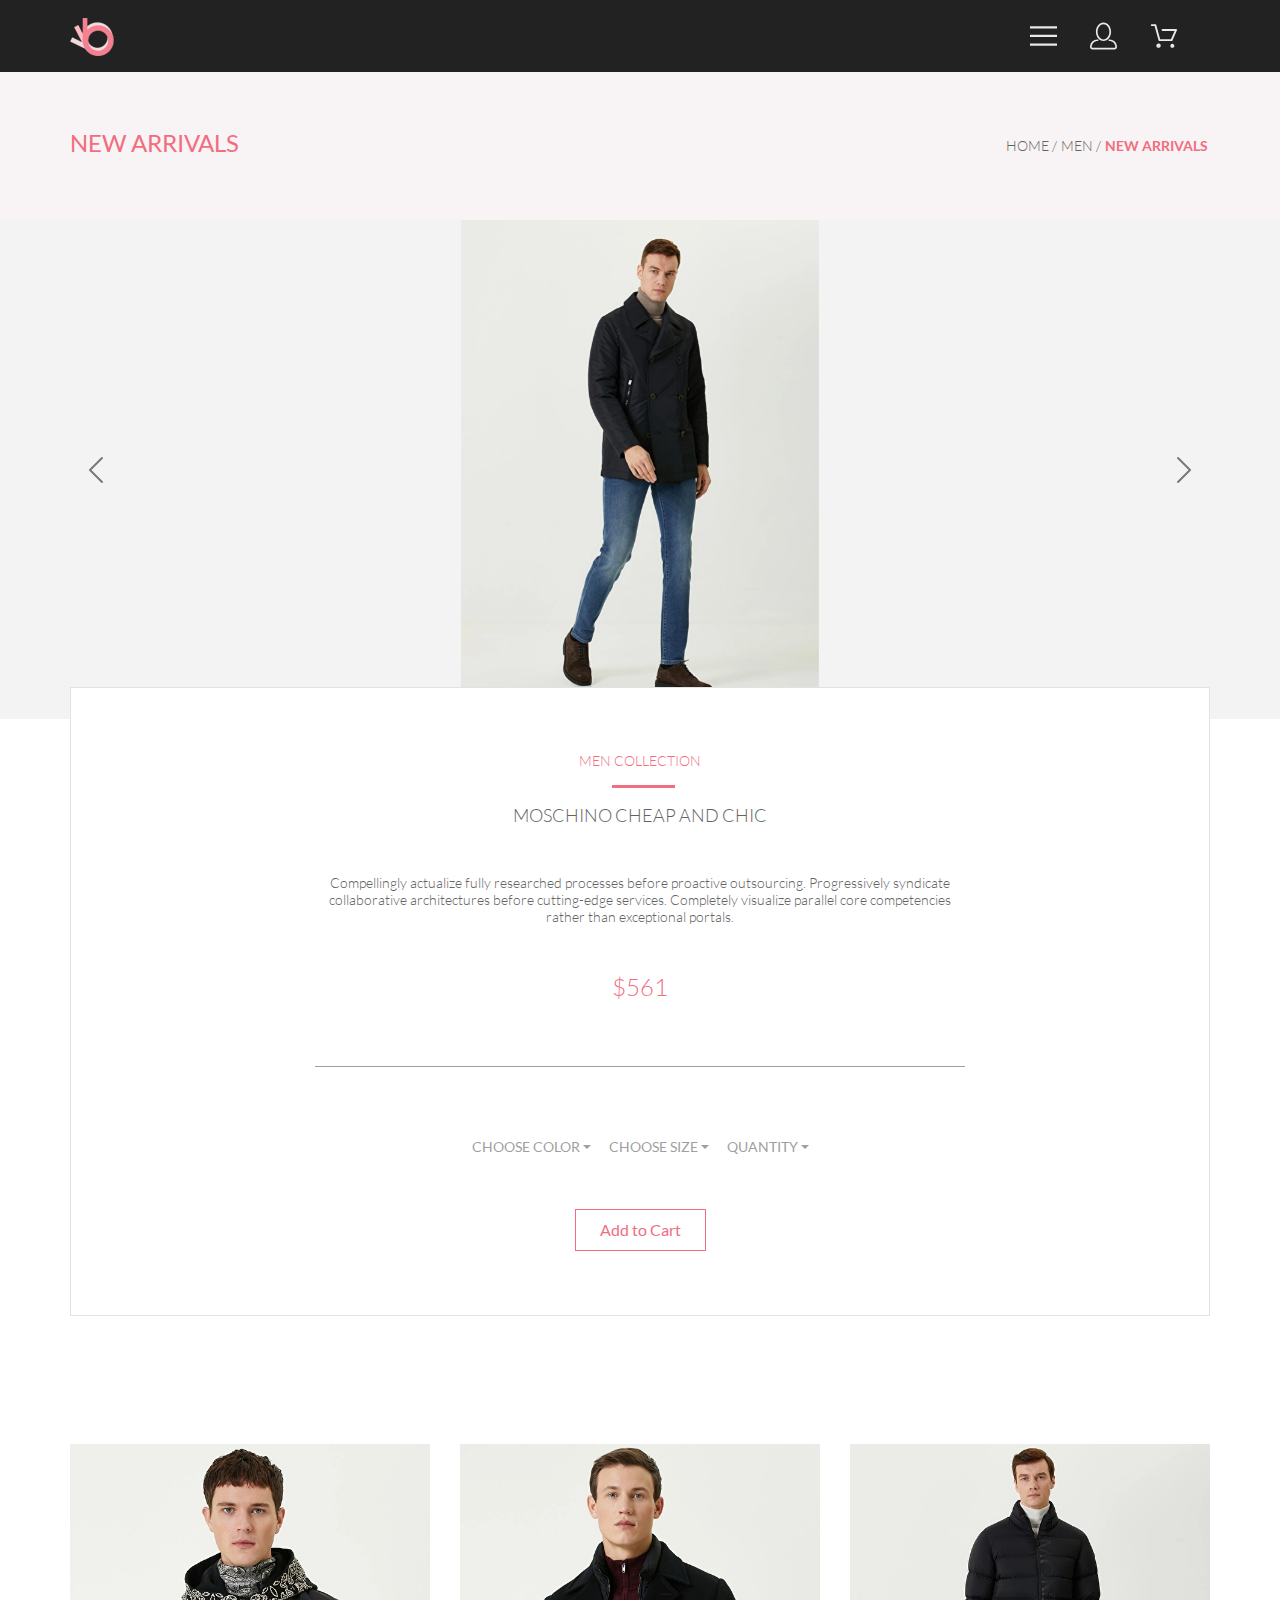
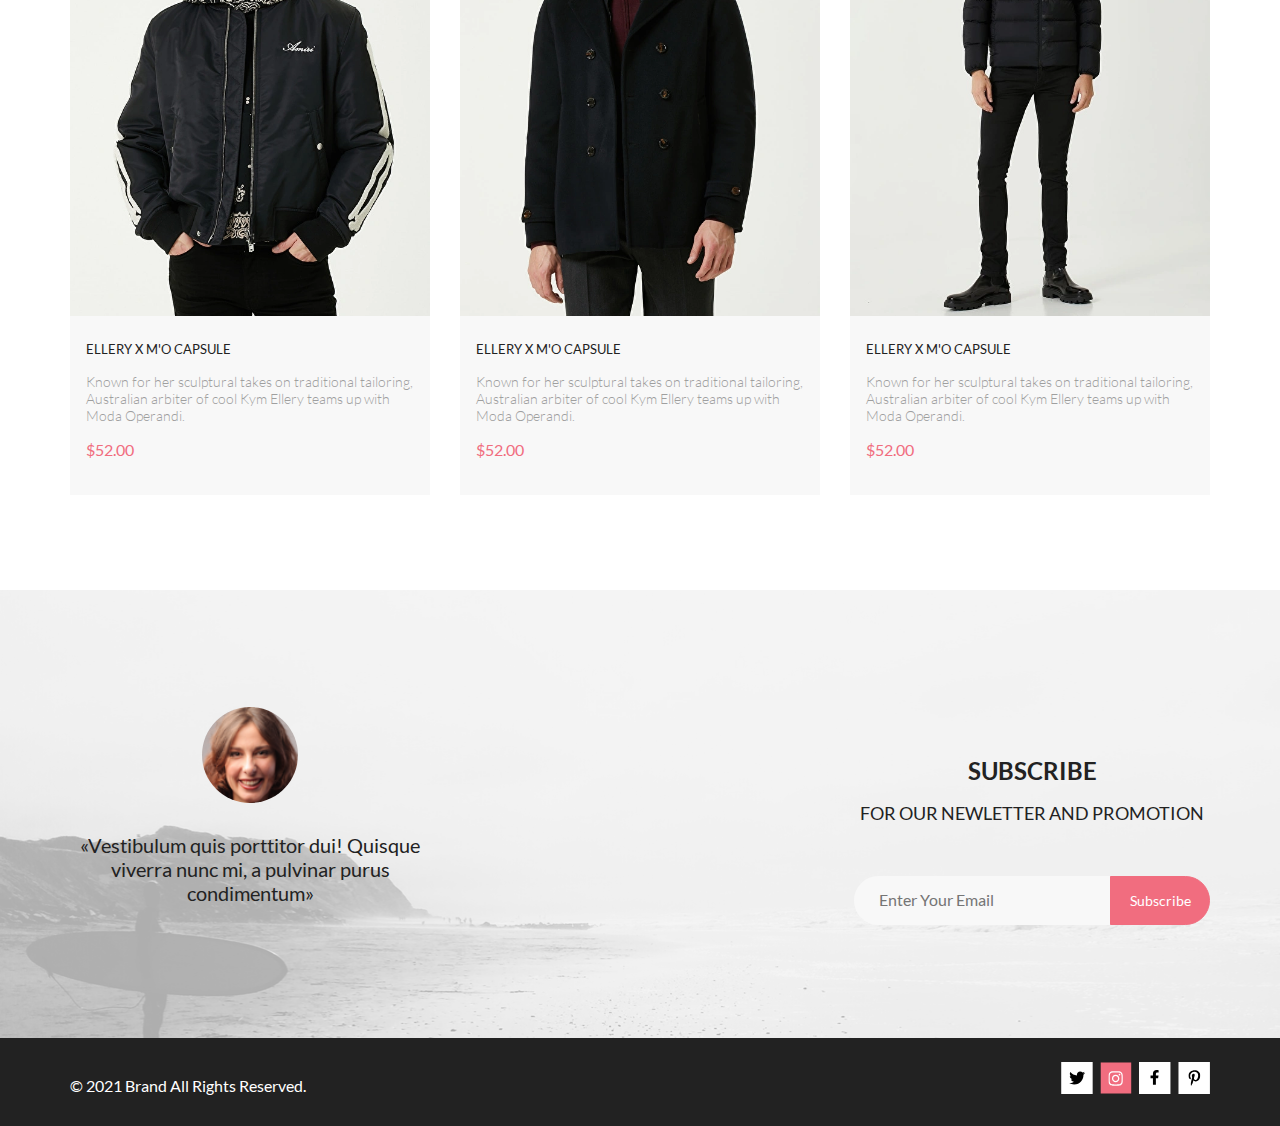
<file: product.html>
<!DOCTYPE html>
<html lang="en">
<head>
  <meta charset="UTF-8">
  <meta http-equiv="X-UA-Compatible" content="IE=edge">
  <meta name="viewport" content="width=device-width, initial-scale=1.0">
  <title>Men collectin</title>
  <link rel="icon" type="image/png" href="img/favicon.ico" sizes="36x36">
  <link rel="stylesheet" href="css/style.css">
  <link href="./dist/bootstrap/css/bootstrap.min.css" rel="stylesheet">
</head>
<body>
  <header class="header">
    <div class="header__box">
      <div class="header__wrapp">
        <div class="header__logo">
          <a class="header__logo-link" href=".index.html"><img src="img/svg/logo.svg" alt="logo" width="44" height="38"></a>
          <button class="header__button header__item-hid" type="button">
            <img class="header__search" src="img/svg/search.svg" alt="search" width="27" height="28">
          </button>
        </div>
        <ul class="header__menu-list">
          <li class="header__menu-item header__burger-btn">
            <button class="header__button" type="button">
              <img src="img/svg/menu.svg" alt="menu" width="27" height="28">
            </button>
            <div class="header__nav-wrap">
              <nav class="header__navigation">
                <p class="header__navigation-title">menu</p>
                <ul>
                  <li class="header__navigation-item">
                    <p class="header__navigation-subtitle">man</p>
                    <ul class="header__navigation-sublist">
                      <li class="header__navigation-link link">Accessories</li>
                      <li class="header__navigation-link link">Bags</li>
                      <li class="header__navigation-link link">Denim</li>
                      <li class="header__navigation-link link">T-Shirts</li>
                    </ul>
                  </li>
                  <li class="header__navigation-item">
                    <p class="header__navigation-subtitle">woman</p>
                    <ul class="header__navigation-sublist">
                      <li class="header__navigation-link">Accessories</li>
                      <li class="header__navigation-link link">Bags</li>
                      <li class="header__navigation-link link">Denim</li>
                      <li class="header__navigation-link link">T-Shirts</li>
                      <li class="header__navigation-link link">Shirts</li>
                    </ul>
                    </li>
                  <li class="header__navigation-item">
                    <p class="header__navigation-subtitle">kids</p>
                    <ul class="header__navigation-sublist">
                      <li class="header__navigation-link link">Accessories</li>
                      <li class="header__navigation-link link">Bags</li>
                      <li class="header__navigation-link link">Denim</li>
                      <li class="header__navigation-link link">T-Shirts</li>
                      <li class="header__navigation-link link">Shirts</li>
                    </ul>
                  </li>
                </ul>
              </nav>
            </div>
          </li>
          <li class="header__menu-item">
            <button class="header__button" type="button">
              <img src="img/svg/log_in.svg" alt="log" width="27" height="28">
            </button>
          </li>
          <li class="header__menu-item">
            <button class="header__button" type="button">
              <img src="img/svg/bag.svg" alt="bag" width="27" height="28">
            </button>
          </li>
        </ul>
      </div>
    </div>
  </header>
  <div>
    <main>
      <section class="navigation">
        <div class="navigation__wrapper">
          <h2 class="navigation__titel">new arrivals</h2>
          <nav>
            <ul class="navigation__list">
              <li class="navigation__item"><a class="navigation__link" href="./index.html">home /</a></li>
              <li class="navigation__item"><a class="navigation__link" href="#">men /</a></li>
              <li class="navigation__item"><a class="navigation__link navigation__link--active" href="#">new arrivals</a></li>
            </ul>
          </nav>
        </div>
      </section>
      <div class="carousel-wrap">
        <div id="myCarousel" class="carousel slide" data-bs-ride="carousel">
          <div class="carousel-indicators">
            <button type="button" data-bs-target="#myCarousel" data-bs-slide-to="0" class="active" aria-current="true" aria-label="Slide 1"></button>
            <button type="button" data-bs-target="#myCarousel" data-bs-slide-to="1" aria-label="Slide 2"></button>
            <button type="button" data-bs-target="#myCarousel" data-bs-slide-to="2" aria-label="Slide 3"></button>
          </div>
          <div class="carousel-inner">
            <div class="carousel-item active">
              <img class="bd-placeholder-img carousel__img" src="./img/new_product/men.webp" alt="man coat" width="597" height="724">
            </div>
            <div class="carousel-item">
              <img class="bd-placeholder-img carousel__img" src="./img/new_product/men1.webp" alt="man coat" width="597" height="724">
            </div>
            <div class="carousel-item">
              <img class="bd-placeholder-img carousel__img" src="./img/new_product/men2.webp" alt="man coat" width="597" height="724">
            </div>
          </div>
          <button class="carousel-control-prev" type="button" data-bs-target="#myCarousel" data-bs-slide="prev">
            <span class="carousel-control-prev-icon" aria-hidden="true"></span>
            <span class="visually-hidden">Previous</span>
          </button>
          <button class="carousel-control-next" type="button" data-bs-target="#myCarousel" data-bs-slide="next">
            <span class="carousel-control-next-icon" aria-hidden="true"></span>
            <span class="visually-hidden">Next</span>
          </button>
        </div>
      </div>
      <section>
        <div class="description">
          <div class="description__wrapper">
            <div class="description__border-wrap">
              <div class="description__title-content">
                <h2 class="description__title-pink">men collection</h2>
              </div>
              <h2 class="description__title">moschino cheap and chic</h2>
              <p class="description__text">Compellingly actualize fully researched processes before proactive outsourcing. Progressively syndicate collaborative architectures before cutting-edge services. Completely visualize parallel core competencies rather than exceptional portals. </p>
              <p class="description__price">$561</p>
            </div>
            <div class="description__dropdown">
              <div class="dropdown dropdown-center">
                <a class="btn btn-secondary btn-sm dropdown-toggle dropdown-toggle-split description__drop-btn" href="#" role="button" id="dropdownMenuLink-1" data-bs-toggle="dropdown" aria-expanded="false">
                  choose color
                </a>
                <ul class="dropdown-menu dropdown-menu-sm-end">
                  <li><a class="dropdown-item p-3" href="#">Black</a></li>
                  <li><a class="dropdown-item p-3" href="#">Blue</a></li>
                </ul>
              </div>
              <div class="dropdown dropdown-center">
                <a class="btn btn-secondary btn-sm dropdown-toggle dropdown-toggle-split description__drop-btn" href="#" role="button" id="dropdownMenuLink-2" data-bs-toggle="dropdown" aria-expanded="false">
                  choose size
                </a>
                <ul class="dropdown-menu dropdown-menu-sm-end fs-6">
                  <li><a class="dropdown-item p-3" href="#">M</a></li>
                  <li><a class="dropdown-item p-3" href="#">L</a></li>
                  <li><a class="dropdown-item p-3" href="#">XL</a></li>
                </ul>
              </div>
              <div class="dropdown dropdown-center">
                <a class="btn btn-secondary btn-sm dropdown-toggle dropdown-toggle-split description__drop-btn" href="#" role="button" id="dropdownMenuLink-3" data-bs-toggle="dropdown" aria-expanded="false">
                  quantity
                </a>
                <ul class="dropdown-menu dropdown-menu-sm-end">
                  <li><a class="dropdown-item p-3" href="#">1</a></li>
                  <li><a class="dropdown-item p-3" href="#">2</a></li>
                  <li><a class="dropdown-item p-3" href="#">3</a></li>
                  <li><a class="dropdown-item p-3" href="#">4</a></li>
                </ul>
              </div>
            </div>
            <button class="description__button-add btn-primary" type="button">
              <span class="btn-plain-text">Add to Cart</span>
            </button>
          </div>
        </div>
      </section>
      <div class="catalog box">
        <ul class="catalog__list">
          <li class="catalog__item">
            <div class="catalog__item-wrapper">
              <img class="catalog__image" src="./img/new_product/men6.webp" alt="product">
              <div class="catalog__hover">
                <div class="catalog__add-wrapper">
                  <button class="btn-plain" type="button">
                    <img class="btn-plain-icon" src="img/svg/bag2.svg" alt="bag" width="24" height="24">
                    <span class="btn-plain-text">Add to Cart</span>
                  </button>
                </div>
              </div>
            </div>
            <div class="catalog__content">
              <p class="catalog__content-name">ellery x m'o capsule</p>
              <p class="catalog__content-text">Known for her sculptural takes on traditional tailoring, Australian arbiter of cool Kym Ellery teams up with Moda Operandi.</p>
              <p class="catalog__content-price">$52.00</p>
            </div>
          </li>
          <li class="catalog__item">
            <div class="catalog__item-wrapper">
              <img class="catalog__image" src="./img/new_product/men4.webp" alt="product">
              <div class="catalog__hover">
                <div class="catalog__add-wrapper">
                  <button class="btn-plain" type="button">
                    <img class="btn-plain-icon" src="img/svg/bag2.svg" alt="bag" width="24" height="24">
                    <span class="btn-plain-text">Add to Cart</span>
                  </button>
                </div>
              </div>
            </div>
            <div class="catalog__content">
              <p class="catalog__content-name">ellery x m'o capsule</p>
              <p class="catalog__content-text">Known for her sculptural takes on traditional tailoring, Australian arbiter of cool Kym Ellery teams up with Moda Operandi.</p>
              <p class="catalog__content-price">$52.00</p>
            </div>
          </li>
          <li class="catalog__item">
            <div class="catalog__item-wrapper">
              <img class="catalog__image" src="./img/new_product/men5.webp" alt="product">
              <div class="catalog__hover">
                <div class="catalog__add-wrapper">
                  <button class="btn-plain" type="button">
                    <img class="btn-plain-icon" src="img/svg/bag2.svg" alt="bag" width="24" height="24">
                    <span class="btn-plain-text">Add to Cart</span>
                  </button>
                </div>
              </div>
            </div>
            <div class="catalog__content">
              <p class="catalog__content-name">ellery x m'o capsule</p>
              <p class="catalog__content-text">Known for her sculptural takes on traditional tailoring, Australian arbiter of cool Kym Ellery teams up with Moda Operandi.</p>
              <p class="catalog__content-price">$52.00</p>
            </div>
          </li>
        </ul>
      </div>
    </main>
  </div>
  <footer class="footer">
    <div class="footer__box">
      <div class="footer__wrapper">
        <div class="footer__wrap">
          <div class="footer__content">
            <div class="footer__content-wrap">
              <img class="footer__foto" src="./img/svg/ava.svg" alt="foto">
              <p class="footer__text">«Vestibulum quis porttitor dui! Quisque viverra nunc mi, a pulvinar purus condimentum»</p>
            </div>
          </div>
          <div class="footer__sub">
            <h2 class="footer__titel"> SUBSCRIBE</h2>
            <p class="footer__headline"> FOR OUR NEWLETTER AND PROMOTION</p>
            <form class="footer__form" action="#">
              <input class="footer__email" type="text" placeholder="Enter Your Email">
              <button class="footer__button" type="submit">Subscribe</button>
            </form>
          </div>
        </div>
      </div>
    </div>
    <div class="footer__holder">
      <div class="footer__holder-box">
        <div class="footer__holder-wrapper">
          <span class="footer__holder-text">© 2021  Brand  All Rights Reserved.</span>
          <ul class="footer__list">
            <li class="footer__item">
              <a class="footer__link" href="#">
                <img class="footer__link-icon" src="img/svg/2.svg" alt="search" width="32" height="32"></a>
            </li>
            <li class="footer__item">
              <a class="footer__link" href="#">
                <img class="footer__link-icon" src="img/svg/4.svg" alt="search" width="32" height="32"></a>
            </li>
            <li class="footer__item">
              <a class="footer__link" href="#">
                <img class="footer__link-icon" src="img/svg/5.svg" alt="search" width="32" height="32"></a>
            </li>
            <li class="footer__item">
              <a class="footer__link" href="#">
                <img class="footer__link-icon" src="img/svg/6.svg" alt="search" width="32" height="32"></a>
            </li>
          </ul>
        </div>
      </div>
    </div>
  </footer>
  <script src="./dist/bootstrap/js/bootstrap.bundle.min.js"></script>
</body>
</html>
</file>
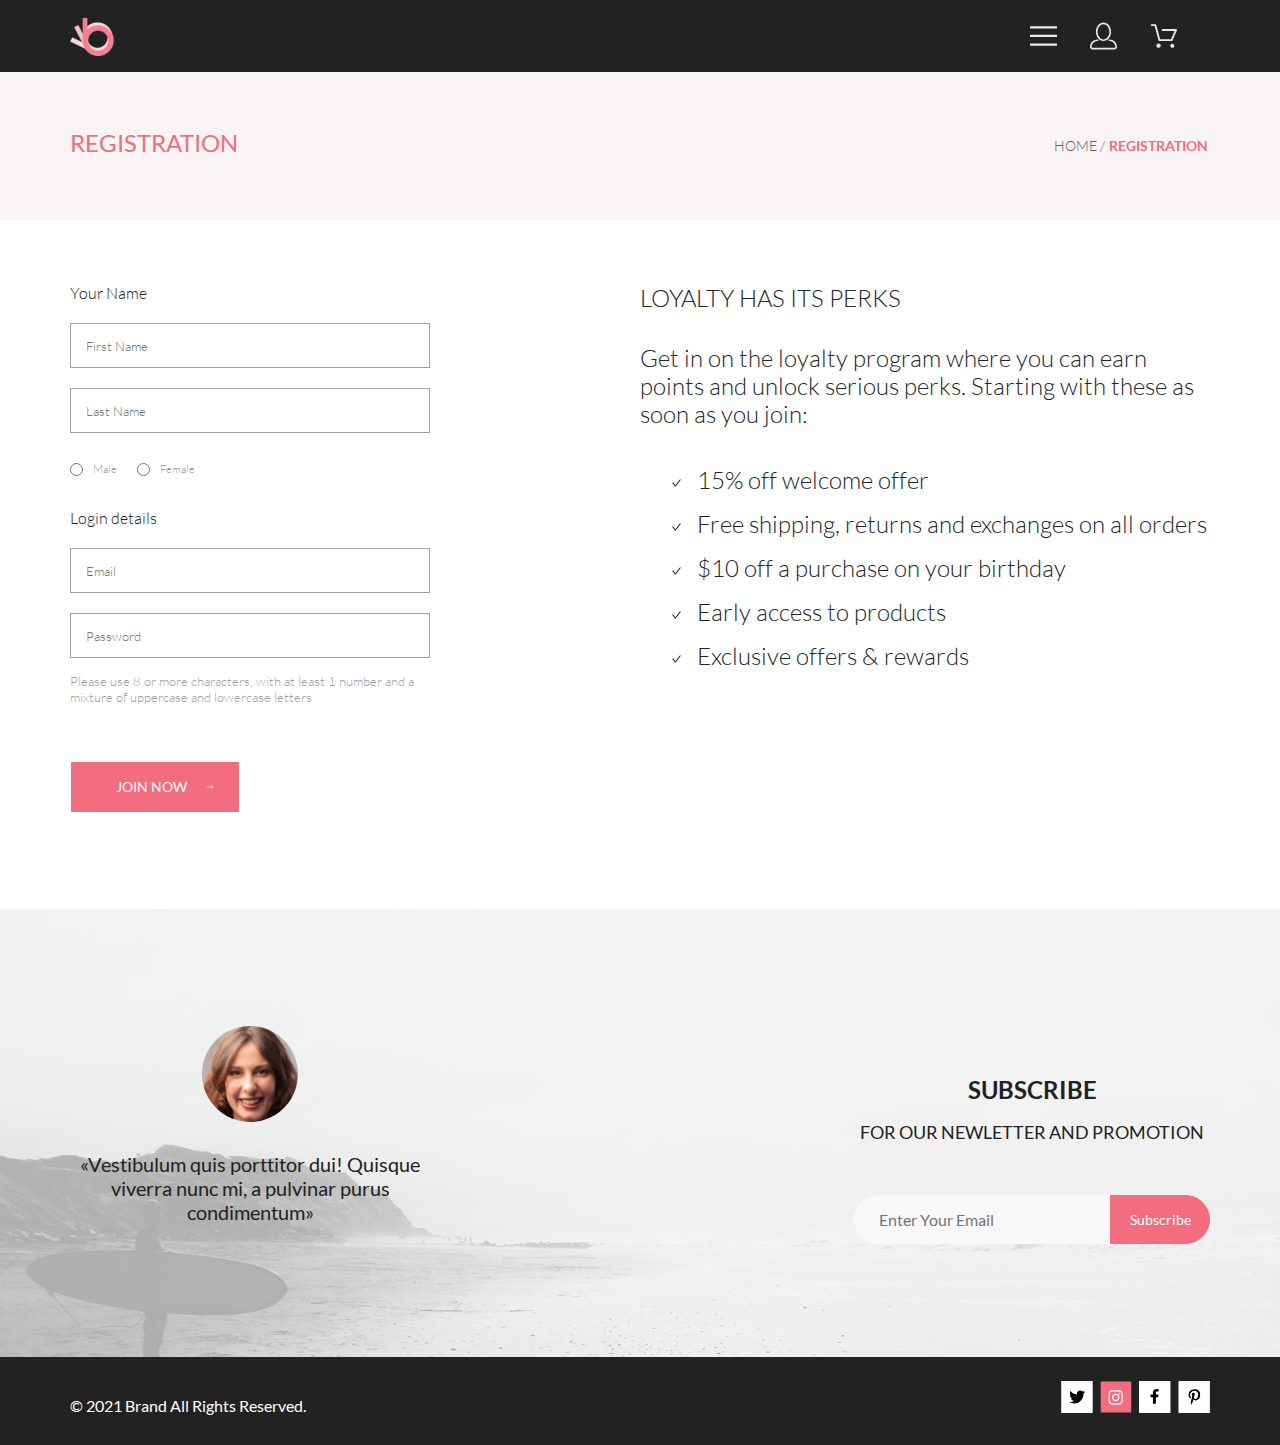
<file: registration.html>
<!DOCTYPE html>
<html lang="en">
<head>
  <meta charset="UTF-8">
  <meta http-equiv="X-UA-Compatible" content="IE=edge">
  <meta name="viewport" content="width=device-width, initial-scale=1.0">
  <title>Registration</title>
  <link rel="icon" type="image/png" href="img/favicon.ico" sizes="36x36">
  <link rel="stylesheet" href="css/style.css">
  <link href="./dist/bootstrap/css/bootstrap.min.css" rel="stylesheet">
</head>
<body>
  <header class="header">
    <div class="header__box">
      <div class="header__wrapp">
        <div class="header__logo">
          <a class="header__logo-link" href=".index.html"><img src="img/svg/logo.svg" alt="logo" width="44" height="38"></a>
          <button class="header__button header__item-hid" type="button">
            <img class="header__search" src="img/svg/search.svg" alt="search" width="27" height="28">
          </button>
        </div>
        <ul class="header__menu-list">
          <li class="header__menu-item header__burger-btn">
            <button class="header__button" type="button">
              <img src="img/svg/menu.svg" alt="menu" width="27" height="28">
            </button>
            <div class="header__nav-wrap">
              <nav class="header__navigation">
                <p class="header__navigation-title">menu</p>
                <ul>
                  <li class="header__navigation-item">
                    <p class="header__navigation-subtitle">man</p>
                    <ul class="header__navigation-sublist">
                      <li class="header__navigation-link link">Accessories</li>
                      <li class="header__navigation-link link">Bags</li>
                      <li class="header__navigation-link link">Denim</li>
                      <li class="header__navigation-link link">T-Shirts</li>
                    </ul>
                  </li>
                  <li class="header__navigation-item">
                    <p class="header__navigation-subtitle">woman</p>
                    <ul class="header__navigation-sublist">
                      <li class="header__navigation-link">Accessories</li>
                      <li class="header__navigation-link link">Bags</li>
                      <li class="header__navigation-link link">Denim</li>
                      <li class="header__navigation-link link">T-Shirts</li>
                      <li class="header__navigation-link link">Shirts</li>
                    </ul>
                    </li>
                  <li class="header__navigation-item">
                    <p class="header__navigation-subtitle">kids</p>
                    <ul class="header__navigation-sublist">
                      <li class="header__navigation-link link">Accessories</li>
                      <li class="header__navigation-link link">Bags</li>
                      <li class="header__navigation-link link">Denim</li>
                      <li class="header__navigation-link link">T-Shirts</li>
                      <li class="header__navigation-link link">Shirts</li>
                    </ul>
                  </li>
                </ul>
              </nav>
            </div>
          </li>
          <li class="header__menu-item">
            <button class="header__button" type="button">
              <img src="img/svg/log_in.svg" alt="log" width="27" height="28">
            </button>
          </li>
          <li class="header__menu-item">
            <button class="header__button" type="button">
              <img src="img/svg/bag.svg" alt="bag" width="27" height="28">
            </button>
          </li>
        </ul>
      </div>
    </div>
  </header>
  <div>
    <main>
      <section class="navigation">
        <div class="navigation__wrapper">
          <h2 class="navigation__titel">registration</h2>
          <nav>
            <ul class="navigation__list">
              <li class="navigation__item"><a class="navigation__link" href="./index.html">home /</a></li>
              <li class="navigation__item"><a class="navigation__link navigation__link--active" href="#">registration</a></li>
            </ul>
          </nav>
        </div>
      </section>
      <section class="registration box">
        <div class="registration__wrapper">
          <form class="registration__form" action="#">
            <div class="registration__form-radio">
              <label class="registration__label-name" for="name">Your Name</label>
              <input class="form-input registration__form-input" type="text" id="name" placeholder="First Name">
              <input class="form-input registration__form-input" type="text" placeholder="Last Name">
              <div class="registration__radio">
                <label class="registration__label-male" for="Male">
                  <input class="registration__radio-btn" type="radio" name="gender" id="Male">
                  <span>Male</span>
                </label>
                <label class="registration__label-female" for="Female">
                  <input class="registration__radio-btn" type="radio" name="gender" id="Female"> 
                  <span>Female</span>
                </label>
              </div>
              <div class="registration__form-inputs">
                <label class="registration__label-name" for="Email">Login details</label>
                <input class="form-input registration__form-input" type="text" id="Email" placeholder="Email">
                <input class="form-input registration__form-input" type="text" id="Password" placeholder="Password">
                <p class="registration__form-text">Please use 8 or more characters, with at least 1 number and a mixture of uppercase and lowercase letters</p>
                <button class="btn-plain registration__btn" type="button">
                  <span class="btn-plain-text registration__btn-text">join now</span>
                  <img class="btn-plain-icon" src="img/svg/arrow_long.svg" alt="bag" width="17" height="10">
                </button>
              </div>
            </div>
          </form>
          <div class="registration__content">
            <h2 class="registration__titel">loyalty has its perks</h2>
            <p class="registration__text">Get in on the loyalty program where you can earn points and unlock serious perks. Starting with these as soon as you join:</p>
            <ul class="registration__list">
              <li class="registration__item">
                <img class="btn-plain-icon" src="img/svg/check-mark.svg" alt="check" width="20" height="16">
                <span>15% off welcome offer</span>
              </li>
              <li class="registration__item">
                <img class="btn-plain-icon" src="img/svg/check-mark.svg" alt="check" width="20" height="16">
                <span>Free shipping, returns and exchanges on all orders</span>
              </li>
              <li class="registration__item">
                <img class="btn-plain-icon" src="img/svg/check-mark.svg" alt="check" width="20" height="16">
                <span>$10 off a purchase on your birthday</span>
              </li>
              <li class="registration__item">
                <img class="btn-plain-icon" src="img/svg/check-mark.svg" alt="check" width="20" height="16">
                <span>Early access to products</span>
              </li>
              <li class="registration__item">
                <img class="btn-plain-icon" src="img/svg/check-mark.svg" alt="check" width="20" height="16">
                <span>Exclusive offers & rewards</span>
              </li>
            </ul>
          </div>
        </div>
      </section>
    </main>
  </div>
  <footer> 
    <section class="footer">
      <div class="footer__box">
        <div class="footer__wrapper">
          <div class="footer__wrap">
            <div class="footer__content">
              <div class="footer__content-wrap">
                <img class="footer__foto" src="./img/svg/ava.svg" alt="foto">
                <p class="footer__text">«Vestibulum quis porttitor dui! Quisque viverra nunc mi, a pulvinar purus condimentum»</p>
              </div>
            </div>
            <div class="footer__sub">
              <h2 class="footer__titel"> SUBSCRIBE</h2>
              <p class="footer__headline"> FOR OUR NEWLETTER AND PROMOTION</p>
              <form class="footer__form" action="#">
                <input class="footer__email" type="text" placeholder="Enter Your Email">
                <button class="footer__button" type="submit">Subscribe</button>
              </form>
            </div>
          </div>
        </div>
      </div>
      <div class="footer__holder">
        <div class="footer__holder-box">
          <div class="footer__holder-wrapper">
            <span class="footer__holder-text">© 2021  Brand  All Rights Reserved.</span>
            <ul class="footer__list">
              <li class="footer__item">
                <a class="footer__link" href="#">
                  <img class="footer__link-icon" src="img/svg/2.svg" alt="search" width="32" height="32"></a>
              </li>
              <li class="footer__item">
                <a class="footer__link" href="#">
                  <img class="footer__link-icon" src="img/svg/4.svg" alt="search" width="32" height="32"></a>
              </li>
              <li class="footer__item">
                <a class="footer__link" href="#">
                  <img class="footer__link-icon" src="img/svg/5.svg" alt="search" width="32" height="32"></a>
              </li>
              <li class="footer__item">
                <a class="footer__link" href="#">
                  <img class="footer__link-icon" src="img/svg/6.svg" alt="search" width="32" height="32"></a>
              </li>
            </ul>
          </div>
        </div>
      </div>
    </section>
</footer>
<script src="./dist/bootstrap/js/bootstrap.bundle.min.js"></script>
</body>
</html>
</file>
<file: css/style.css>
@font-face {
  font-family: "Lato";
  font-style: normal;
  font-weight: 300;
  font-display: swap;
  src: url("../fonts/Lato-Light.ttf") format("truetype");
}
@font-face {
  font-family: "Lato";
  font-style: normal;
  font-weight: 400;
  font-display: swap;
  src: url("../fonts/Lato-Regular.ttf") format("truetype");
}
@font-face {
  font-family: "Lato";
  font-style: normal;
  font-weight: 700;
  font-display: swap;
  src: url("../fonts/Lato-Bold.ttf") format("truetype");
}
@font-face {
  font-family: "Lato";
  font-style: normal;
  font-weight: 900;
  font-display: swap;
  src: url("../fonts/Lato-Black.ttf") format("truetype");
}
* {
  margin: 0;
  padding: 0;
}

ol, ul {
  list-style: none;
}

a {
  -webkit-text-decoration-line: none !important;
          text-decoration-line: none !important;
  display: block;
  line-height: 0px;
}

input {
  box-sizing: border-box;
}

form {
  box-sizing: unset;
}

button {
  cursor: pointer;
}

* {
  font-family: "Lato", sans-serif;
}

body {
  margin: 0 auto;
}

body::-webkit-scrollbar {
  width: 8px;
  height: 8px;
}

body::-webkit-scrollbar-thumb {
  background-color: #898989;
  border-radius: 12px;
  box-shadow: inset 1px 1px 10px #f3faf7;
}

body::-webkit-scrollbar-thumb:hover {
  box-shadow: inset 1px 1px 6px #f3faf7;
}

.box {
  max-width: 1600px;
  margin-left: 16px;
  margin-right: 16px;
}
@media (min-width: 1200px) {
  .box {
    margin: 0 auto;
  }
}

.wrapper {
  margin: 0 auto;
}

.btn-plain {
  border: 1px solid #FFF;
  background: transparent;
  font-size: 14px;
  color: #FFF;
  padding-left: 15px;
  padding-right: 15px;
  padding-top: 10px;
  padding-bottom: 10px;
  display: inline-flex;
  align-items: center;
  cursor: pointer;
  transition-duration: 0.3s;
}
.btn-plain-icon {
  padding-right: 11px;
}
.btn-plain-text {
  line-height: 14px;
  white-space: nowrap;
}

.btn-plain:hover {
  opacity: 0.7;
}

.btn-primary {
  text-align: center;
  font-weight: 400;
  font-size: 16px;
  line-height: 48px;
  white-space: nowrap;
  color: #F16D7F;
  border: 1px solid #F16D7F;
  transition-duration: 0.3s;
  cursor: pointer;
}

.btn-primary:hover {
  color: #F8F3F4;
  background-color: #F16D7F;
  transition-duration: 0.3s;
}

.link:hover {
  opacity: 0.7;
}

.form {
  width: 100%;
}
@media (min-width: 768px) {
  .form {
    width: 50%;
  }
}
@media (min-width: 1200px) {
  .form {
    width: 100%;
  }
}
.form-input {
  font-weight: 300;
  font-size: 13px;
  line-height: 16px;
  color: #9F9F9F;
  width: 100%;
  min-height: 45px;
  border: 1px solid #9F9F9F;
  transition-duration: 0.3s;
}
.form-input:hover {
  border: 1px solid #F16D7F;
}
.form-input:focus-visible {
  border: 1px solid #F16D7F;
  outline: transparent;
}
.form-fieldest {
  border: 0;
  font-size: 100%;
  vertical-align: baseline;
  display: flex;
  flex-direction: column;
  width: 100%;
}
.form-btn {
  border: 1px solid #9F9F9F;
  background-color: transparent;
  cursor: pointer;
  padding-left: 14px;
  padding-right: 14px;
  padding-top: 11px;
  padding-bottom: 11px;
  font-weight: 300;
  font-size: 11px;
  line-height: 13px;
  text-transform: uppercase;
  color: #636363;
}
.form-headline {
  color: 1px solid #9F9F9F;
  font-weight: 300;
  font-size: 16px;
  line-height: 19px;
  text-transform: uppercase;
}

.carousel-control-prev-icon, .carousel-control-next-icon {
  background-color: transparent !important;
  filter: invert(1) grayscale(100);
}

.text-focus-in {
  -webkit-animation: text-focus-in 1s cubic-bezier(0.55, 0.085, 0.68, 0.53) both;
  animation: text-focus-in 1s cubic-bezier(0.55, 0.085, 0.68, 0.53) both;
}

@-webkit-keyframes text-focus-in {
  0% {
    filter: blur(12px);
    opacity: 0;
  }
  100% {
    filter: blur(0px);
    opacity: 1;
  }
}
@keyframes text-focus-in {
  0% {
    filter: blur(12px);
    opacity: 0;
  }
  100% {
    filter: blur(0px);
    opacity: 1;
  }
}
.header {
  background-color: #222;
  min-height: 72px;
}
.header__box {
  padding-top: 18px;
  max-width: 1140px;
  margin-left: 16px;
  margin-right: 16px;
}
@media (min-width: 1200px) {
  .header__box {
    margin: 0 auto;
  }
}
.header__wrapp {
  position: relative;
  display: flex;
  justify-content: space-between;
}
.header__button {
  background-color: #222;
  border: none;
  cursor: pointer;
}
.header__menu-list {
  display: flex;
  align-items: center;
}
.header__menu-item {
  margin-right: 33px;
}
@media (max-width: 768px) {
  .header__item-hid {
    display: none;
  }
}
.header__search {
  padding-left: 40px;
}
.header__logo {
  display: flex;
}
.header__logo-link {
  padding-bottom: 14px;
}
.header__nav-wrap {
  display: none;
}
.header__burger-btn:hover .header__nav-wrap {
  display: block;
}
.header__navigation {
  position: absolute;
  z-index: 1;
  display: flex;
  flex-direction: column;
  flex-wrap: nowrap;
  top: 54px;
  right: 0px;
  background-color: #FFF;
  color: #222;
  width: 232px;
  min-height: 764px;
}
.header__navigation-title {
  font-size: 14px;
  font-weight: 700;
  line-height: 17px;
  text-transform: uppercase;
  margin-left: 33px;
  margin-bottom: 24px;
  margin-top: 37px;
}
.header__navigation-subtitle {
  font-size: 14px;
  font-weight: 400;
  line-height: 17px;
  color: #F16D7F;
  text-transform: uppercase;
  margin-bottom: 12px;
  margin-left: 33px;
}
.header__navigation-sublist {
  font-size: 14px;
  font-weight: 400;
  line-height: 17px;
  color: #636363;
  margin-bottom: 20px;
  margin-left: 54px;
}
.header__navigation-link {
  margin-bottom: 11px;
  cursor: pointer;
}
.header__close {
  margin-bottom: 16px;
}

.promo {
  display: flex;
  background-color: #D99092;
}
@media (min-width: 1200px) {
  .promo {
    max-width: 1600px;
    margin: 0 auto;
  }
}
.promo__wrapp {
  display: none;
  position: relative;
  overflow: hidden;
  width: 50%;
  padding-bottom: 65%;
}
@media (min-width: 768px) {
  .promo__wrapp {
    display: block;
  }
}
.promo__picture {
  position: absolute;
  top: 0;
  left: 0;
  width: 100%;
  height: 100%;
  -o-object-position: center;
     object-position: center;
  -o-object-fit: cover;
     object-fit: cover;
}
.promo__content {
  width: 100%;
  background-color: #D99092;
  display: flex;
  align-items: center;
  padding-bottom: 148px;
  padding-top: 148px;
}
@media (min-width: 768px) {
  .promo__content {
    width: 50%;
  }
}
.promo__content-headline {
  position: relative;
}
.promo__content-headline::before {
  position: absolute;
  content: "";
  width: 12px;
  height: 100%;
  background-color: #FFF;
  left: -18px;
}
@media (min-width: 374px) {
  .promo__content-headline::before {
    left: -28px;
  }
}
.promo__content-titel {
  font-weight: 900;
  font-size: 38px;
  line-height: 46px;
  text-transform: uppercase;
  color: #222;
}
@media (min-width: 768px) {
  .promo__content-titel {
    font-size: 44px;
    line-height: 53px;
  }
}
@media (min-width: 1200px) {
  .promo__content-titel {
    font-size: 48px;
    line-height: 58px;
  }
}
.promo__content-all {
  margin-left: auto;
  margin-right: auto;
}
@media (min-width: 768px) {
  .promo__content-all {
    padding-left: 68px;
    padding-right: 68px;
  }
}
@media (min-width: 1200px) {
  .promo__content-all {
    padding-left: 92px;
    padding-right: 92px;
  }
}
.promo__text {
  font-weight: 700;
  font-size: 20px;
  line-height: 24px;
  text-transform: uppercase;
  color: #222;
}
@media (min-width: 768px) {
  .promo__text {
    font-size: 24px;
    line-height: 28px;
  }
}
@media (min-width: 1200px) {
  .promo__text {
    font-size: 32px;
    line-height: 38px;
  }
}
.promo__text--pink {
  color: #FFF;
}

.stock {
  margin-top: 63px;
  margin-bottom: 98px;
}
.stock__list {
  display: grid;
  grid-template-columns: 1fr;
  gap: 30px;
  margin-bottom: 0;
  padding-left: 0;
}
@media (min-width: 768px) {
  .stock__list {
    grid-template-columns: 1fr 1fr;
    gap: 18px;
  }
}
@media (min-width: 1200px) {
  .stock__list {
    grid-template-columns: 1fr 1fr 1fr;
    gap: 30px;
  }
}
.stock__box {
  max-width: 1140px;
  margin: 0 auto;
}
.stock__card {
  position: relative;
  width: 100%;
  font-weight: 400;
  font-size: 16px;
  line-height: 19px;
  color: #FFF;
  text-transform: uppercase;
  display: flex;
  flex-direction: column;
  justify-content: center;
  align-items: center;
  transition-duration: 0.2s;
  background-color: #9F9F9F;
  z-index: -1;
}
.stock__card:hover .stock__content {
  opacity: 0.7;
}
.stock__card--wide {
  grid-column: 1/2;
}
@media (min-width: 768px) {
  .stock__card--wide {
    grid-column: auto;
  }
}
@media (min-width: 1200px) {
  .stock__card--wide {
    grid-column: 1/4;
  }
}
.stock__content {
  position: absolute;
  text-align: center;
}
.stock__item-link {
  position: relative;
  overflow: hidden;
  width: 100%;
  padding-bottom: 100%;
}
.stock__link-wide {
  position: relative;
  overflow: hidden;
  width: 100%;
  padding-bottom: 100%;
}
@media (min-width: 768px) {
  .stock__link-wide {
    padding-bottom: 100%;
  }
}
@media (min-width: 1200px) {
  .stock__link-wide {
    padding-bottom: 20%;
  }
}
.stock__image {
  position: absolute;
  top: 0;
  left: 0;
  width: 100%;
  height: 100%;
  -o-object-position: center;
     object-position: center;
  -o-object-fit: cover;
     object-fit: cover;
  z-index: -1;
}
.stock__pink {
  padding-top: 10px;
  font-weight: 700;
  font-size: 24px;
  line-height: 19px;
  color: #F16D7F;
}

.catalog {
  display: flex;
  flex-direction: column;
  align-items: center;
  margin-bottom: 95px;
}
.catalog__list {
  display: grid;
  grid-template-columns: 1fr;
  gap: 30px;
  width: 100%;
  max-width: 1140px;
  padding-left: 0;
  margin-bottom: 0;
}
@media (min-width: 768px) {
  .catalog__list {
    grid-template-columns: 1fr 1fr;
    gap: 16px;
  }
}
@media (min-width: 1200px) {
  .catalog__list {
    grid-template-columns: 1fr 1fr 1fr;
    gap: 30px;
  }
}
.catalog__item {
  background-color: #F8F8F8;
}
.catalog__item-wrapper {
  position: relative;
  overflow: hidden;
  width: 100%;
  padding-bottom: 131%;
}
.catalog__hover {
  position: absolute;
  top: 0;
  left: 0;
  width: 100%;
  height: 100%;
  transition-duration: 0.2s;
}
.catalog__hover:hover .catalog__add-wrapper {
  display: flex;
}
.catalog__add-wrapper {
  width: 100%;
  height: 100%;
  display: none;
  justify-content: center;
  align-items: center;
  background-color: rgba(33, 33, 33, 0.7);
}
.catalog__image-wrapper {
  position: absolute;
  top: 50%;
  left: 50%;
  transform: translate(-50%, -50%);
  width: 100%;
  height: 100%;
  transition-duration: 0.2s;
}
.catalog__image {
  position: absolute;
  top: 0;
  left: 0;
  width: 100%;
  height: 100%;
  -o-object-position: center;
     object-position: center;
  -o-object-fit: cover;
     object-fit: cover;
}
.catalog__content {
  max-width: 360px;
  margin-top: 25px;
  padding-left: 16px;
  padding-right: 16px;
  padding-bottom: 20px;
}
.catalog__content-name {
  font-size: 13px;
  font-weight: 400;
  line-height: 16px;
  text-transform: uppercase;
  color: #222;
}
.catalog__content-text {
  margin-top: 12px;
  font-size: 14px;
  font-weight: 300;
  line-height: 17px;
  color: #9F9F9F;
}
.catalog__content-price {
  margin-top: 12px;
  font-size: 16px;
  font-weight: 400;
  line-height: 19px;
  text-transform: uppercase;
  color: #F16D7F;
}
.catalog__headline {
  text-align: center;
  font-weight: 400;
  font-size: 30px;
  line-height: 36px;
  color: #222;
  margin-bottom: 6px;
}
.catalog__text {
  text-align: center;
  font-size: 14px;
  font-weight: 400;
  line-height: 17px;
  color: #9F9F9F;
  margin-bottom: 48px;
}
.catalog__button {
  text-align: center;
  font-weight: 400;
  font-size: 16px;
  line-height: 48px;
  color: #F16D7F;
  border: 1px solid #F16D7F;
  width: 212px;
  margin-top: 48px;
}
.catalog__btn-more {
  margin-top: 48px;
  padding-left: 39px;
  padding-right: 39px;
}

.advantage {
  background-color: #222;
  display: flex;
  justify-content: center;
  padding-left: 16px;
  padding-right: 16px;
}
@media (min-width: 1200px) {
  .advantage {
    max-width: 1600px;
    margin: 0 auto;
    padding-left: 0px;
    padding-right: 0px;
  }
}
.advantage__wrapp {
  display: grid;
  grid-template-columns: 1fr;
  gap: 18px;
  max-width: 360px;
  margin-top: 48px;
  margin-bottom: 64px;
}
@media (min-width: 768px) {
  .advantage__wrapp {
    grid-template-columns: 1fr;
  }
}
@media (min-width: 1200px) {
  .advantage__wrapp {
    grid-template-columns: 1fr 1fr 1fr;
    gap: 30px;
    min-height: 340px;
    max-width: 1140px;
  }
}
.advantage__delivery {
  display: flex;
  align-items: center;
  flex-direction: column;
  justify-content: center;
}
.advantage__sales {
  display: flex;
  align-items: center;
  flex-direction: column;
  justify-content: center;
}
.advantage__assurance {
  display: flex;
  align-items: center;
  flex-direction: column;
  justify-content: center;
}
.advantage__titel {
  font-weight: 400;
  font-size: 20px;
  line-height: 24px;
  color: #FFF;
  padding-top: 28px;
  padding-bottom: 16px;
}
.advantage__text {
  font-weight: 300;
  font-size: 13px;
  line-height: 17px;
  text-align: center;
  color: #FFF;
  margin-bottom: 0;
  padding-left: 0;
}

.goods {
  max-width: 1140px;
}
.goods__box {
  margin-top: 50px;
}
.goods__button-filter {
  background-color: #FFF;
  color: #222;
  font-weight: 600;
  font-size: 14px;
  line-height: 17px;
  border: none;
  white-space: nowrap;
  cursor: pointer;
}
@media (max-width: 768px) {
  .goods__button-filter {
    display: none;
  }
}
.goods__filter-hid {
  border: none;
  background-color: #FFF;
}
@media (min-width: 767px) {
  .goods__filter-hid {
    display: none;
  }
}
.goods__button-text {
  margin-right: 10px;
}
.goods__card {
  margin-top: 64px;
  margin-bottom: 96px;
}

.cart {
  max-width: 1140px;
}
.cart__wrapper {
  display: flex;
  justify-content: space-between;
  flex-direction: column;
  margin-top: 40px;
  margin-bottom: 96px;
}
@media (min-width: 768px) {
  .cart__wrapper {
    margin-top: 60px;
    margin-bottom: 128px;
  }
}
@media (min-width: 1100px) {
  .cart__wrapper {
    margin-top: 96px;
    flex-direction: row;
  }
}
.cart__list {
  width: 100%;
  margin-bottom: 0;
  padding-left: 0;
}
.cart__item {
  position: relative;
  display: flex;
  min-height: 188px;
  min-width: 220px;
  background-color: #F8F8F8;
  box-shadow: 15px 15px 29px 2px #e1e1e1;
  margin-bottom: 32px;
}
@media (min-width: 576px) {
  .cart__item {
    min-height: 306px;
  }
}
@media (min-width: 768px) {
  .cart__item {
    min-width: 480px;
    margin-bottom: 40px;
  }
}
@media (min-width: 1100px) {
  .cart__item {
    justify-content: space-between;
    min-width: 652px;
    background-color: #F8F8F8;
    box-shadow: 15px 15px 29px 2px #e1e1e1;
    margin-bottom: 40px;
  }
}
.cart__product {
  margin-bottom: 48px;
}
@media (min-width: 768px) {
  .cart__product {
    margin-bottom: 64px;
  }
}
@media (min-width: 1100px) {
  .cart__product {
    margin-bottom: 0px;
  }
}
.cart__image-wrapper {
  position: relative;
  overflow: hidden;
  width: 227px;
}
@media (min-width: 576px) {
  .cart__image-wrapper {
    width: 227px;
  }
}
.cart__image {
  position: absolute;
  top: 0;
  left: 0;
  width: 100%;
  height: 100%;
  -o-object-position: center;
     object-position: center;
  -o-object-fit: cover;
     object-fit: cover;
}
.cart__form-box {
  display: flex;
  flex-direction: column;
  justify-content: space-between;
  align-items: center;
}
@media (min-width: 768px) {
  .cart__form-box {
    flex-direction: row;
    justify-content: space-between;
  }
}
@media (min-width: 1100px) {
  .cart__form-box {
    flex-direction: column;
    justify-content: flex-start;
  }
}
.cart__form-input {
  padding-left: 15px;
  margin-top: 20px;
}
.cart__content-wrapp {
  display: flex;
  flex-direction: column;
  min-height: 182px;
  width: auto;
  box-sizing: border-box;
  padding-bottom: 22px;
  padding-top: 22px;
  padding-left: 17px;
}
@media (min-width: 768px) {
  .cart__content-wrapp {
    width: auto;
  }
}
@media (min-width: 1100px) {
  .cart__content-wrapp {
    min-height: 306px;
    padding-left: 32px;
    padding-right: 32px;
  }
}
.cart__content-name {
  font-weight: 400;
  font-size: 16px;
  line-height: 19px;
  text-transform: uppercase;
  color: #222;
  margin-right: 40px;
}
@media (min-width: 768px) {
  .cart__content-name {
    font-size: 24px;
    line-height: 29px;
  }
}
@media (min-width: 1100px) {
  .cart__content-name {
    line-height: 28px;
  }
}
.cart__content-text {
  margin-top: 12px;
  font-size: 14px;
  font-weight: 400;
  line-height: 17px;
  color: #222;
}
@media (min-width: 768px) {
  .cart__content-text {
    font-size: 22px;
    line-height: 26px;
  }
}
.cart__content-item {
  margin-top: 6px;
  font-weight: 400;
  font-size: 14px;
  line-height: 17px;
  color: #9F9F9F;
}
@media (min-width: 768px) {
  .cart__content-item {
    font-size: 22px;
    line-height: 26px;
  }
}
.cart__content-pink {
  margin-top: 12px;
  font-size: 14px;
  font-weight: 400;
  line-height: 17px;
  text-transform: uppercase;
  color: #F16D7F;
}
@media (min-width: 768px) {
  .cart__content-pink {
    font-size: 22px;
    line-height: 26px;
  }
}
.cart__name-wrapp {
  padding-bottom: 42px;
}
.cart__close-img {
  position: absolute;
  top: 22px;
  right: 22px;
  width: 18px;
  height: 18px;
  border: none;
  line-height: 1px;
  background-color: transparent;
}
.cart__btn {
  border: none;
  background-color: transparent;
  transition-duration: 0.3s;
  cursor: pointer;
  font-size: 18px;
}
.cart__btn-small {
  margin-top: 23px;
  width: 104px;
}
.cart__buttons-wrapp {
  display: flex;
  justify-content: space-between;
  margin-top: 30px;
}
@media (min-width: 768px) {
  .cart__buttons-wrapp {
    max-width: 508px;
    margin: auto;
    margin-top: 62px;
  }
}
@media (min-width: 1100px) {
  .cart__buttons-wrapp {
    flex-direction: row;
    justify-content: space-between;
    max-width: 714px;
    margin-top: 72px;
  }
}
.cart__buttons-shop {
  color: #222;
  border: 1px solid #9F9F9F;
  padding-left: 36px;
  padding-right: 36px;
  padding-top: 10px;
  padding-bottom: 10px;
  text-transform: uppercase;
  font-weight: 400;
  font-size: 12px;
  line-height: 14px;
  margin-left: 10px;
}
@media (min-width: 768px) {
  .cart__buttons-shop {
    padding-left: 39px;
    padding-right: 39px;
    padding-top: 17px;
    padding-bottom: 17px;
  }
}
@media (min-width: 1100px) {
  .cart__buttons-shop {
    text-transform: uppercase;
    font-weight: 300;
    font-size: 14px;
    line-height: 17px;
  }
}
.cart__order {
  display: flex;
  flex-direction: column;
  align-items: flex-end;
  width: 100%;
}
.cart__order-wrapp {
  padding: 42px;
  background-color: #F5F3F3;
  margin-top: 48px;
  width: 100%;
  display: flex;
  flex-direction: column;
  align-items: center;
  box-sizing: border-box;
}
@media (min-width: 768px) {
  .cart__order-wrapp {
    align-items: flex-end;
    margin-top: 36px;
    margin-left: 15px;
    width: 50%;
    flex-direction: column;
  }
}
@media (min-width: 1100px) {
  .cart__order-wrapp {
    margin-top: 64px;
    width: auto;
    margin-left: 0px;
  }
}
.cart__order-box {
  display: flex;
  flex-direction: row;
  justify-content: flex-end;
  border-bottom: 1px solid #E2E2E2;
  width: 100%;
}
@media (min-width: 1100px) {
  .cart__order-box {
    max-width: 275px;
    margin: 0 auto;
  }
}
.cart__text-small {
  font-weight: 400;
  font-size: 11px;
  line-height: 13px;
  text-transform: uppercase;
  color: #9F9F9F;
}
.cart__order-text {
  font-weight: 300;
  font-size: 16px;
  line-height: 19px;
  text-transform: uppercase;
  color: #222;
}
.cart__order-pink {
  color: #F16D7F;
  font-weight: 700;
}
.cart__text-wrapp {
  padding-bottom: 12px;
}
.cart__text-wrapp--end {
  padding-bottom: 20px;
}
.cart__submit {
  margin-top: 17px;
  padding-left: 42px;
  padding-right: 42px;
  text-transform: uppercase;
  color: #F8F3F4;
  background-color: #F16D7F;
  width: -webkit-fit-content;
  width: -moz-fit-content;
  width: fit-content;
}
.cart__submit:hover {
  color: #F16D7F;
  background-color: #F8F3F4;
}

.navigation {
  background-color: #F8F3F4;
}
.navigation__wrapper {
  display: flex;
  flex-direction: column;
  align-items: center;
  max-width: 1140px;
  min-height: 148px;
  padding-left: 16px;
  padding-right: 16px;
  justify-content: space-evenly;
}
@media (min-width: 768px) {
  .navigation__wrapper {
    display: flex;
    flex-direction: row;
    align-items: center;
    justify-content: space-between;
    padding-left: 16px;
    padding-right: 16px;
  }
}
@media (min-width: 1200px) {
  .navigation__wrapper {
    display: flex;
    flex-direction: row;
    align-items: center;
    justify-content: space-between;
    padding-left: 0;
    padding-right: 0;
    margin: 0 auto;
  }
}
.navigation__list {
  margin: 0;
  padding: 0;
  display: flex;
}
.navigation__item {
  font-weight: 300;
  font-size: 14px;
  line-height: 17px;
  text-transform: uppercase;
}
.navigation__link {
  color: #636363;
  margin: 0 2px 0 2px;
}
.navigation__link:hover {
  opacity: 0.7;
}
.navigation__link--active {
  font-weight: 700;
  color: #F16D7F;
}
.navigation__titel {
  font-weight: 400;
  font-size: 24px;
  line-height: 29px;
  color: #F16D7F;
  text-transform: uppercase;
}

.registration {
  max-width: 1140px;
}
.registration__wrapper {
  display: flex;
  flex-direction: column;
  margin-top: 40px;
}
@media (min-width: 768px) {
  .registration__wrapper {
    flex-direction: row;
    padding-bottom: 96px;
  }
}
@media (min-width: 1200px) {
  .registration__wrapper {
    margin-top: 0px;
    padding-top: 64px;
    padding-bottom: 96px;
    justify-content: space-between;
    flex-direction: row;
  }
}
.registration__form {
  width: 100%;
  max-width: 360px;
}
@media (min-width: 768px) {
  .registration__form {
    padding-right: 22px;
    width: 50%;
  }
}
@media (min-width: 1200px) {
  .registration__form {
    padding-right: 0 px;
    width: 50%;
    max-width: 360px;
  }
}
.registration__form-text {
  font-weight: 300;
  font-size: 13px;
  line-height: 16px;
  color: #9F9F9F;
  padding-top: 15px;
  padding-bottom: 40px;
}
.registration__form-input {
  padding-left: 15px;
  margin-top: 20px;
}
.registration__form-inputs {
  margin-top: 33px;
}
.registration__form-radio {
  font-weight: 300;
  font-size: 11px;
  line-height: 13px;
  color: #9F9F9F;
}
.registration__content {
  width: auto;
  margin-top: 40px;
  padding-bottom: 96px;
}
@media (min-width: 768px) {
  .registration__content {
    width: 50%;
  }
}
@media (min-width: 1200px) {
  .registration__content {
    width: 50%;
    margin-top: 0px;
  }
}
.registration__label-name {
  font-weight: 300;
  font-size: 16px;
  line-height: 19px;
  color: #222;
}
.registration__label-male {
  padding-right: 20px;
  display: flex;
  align-items: center;
}
.registration__label-female {
  display: flex;
  align-items: center;
}
.registration__btn {
  color: #FFF;
  background-color: #F16D7F;
  padding-top: 18px;
  padding-bottom: 18px;
}
.registration__btn-text {
  padding-right: 20px;
  padding-left: 30px;
  text-transform: uppercase;
}
.registration__btn:hover {
  color: #F16D7F;
  background-color: #FFF;
  border: 1px solid #F16D7F;
}
.registration__radio {
  margin-top: 30px;
  display: flex;
}
.registration__radio-btn {
  margin-right: 10px;
}
.registration__titel {
  font-weight: 300;
  font-size: 16px;
  line-height: 19px;
  text-transform: uppercase;
  margin-bottom: 32px;
}
@media (min-width: 768px) {
  .registration__titel {
    font-size: 16px;
    line-height: 19px;
  }
}
@media (min-width: 1200px) {
  .registration__titel {
    font-size: 24px;
    line-height: 28px;
  }
}
.registration__text {
  font-weight: 300;
  font-size: 16px;
  line-height: 19px;
  padding-bottom: 22px;
}
@media (min-width: 768px) {
  .registration__text {
    font-size: 16px;
    line-height: 19px;
  }
}
@media (min-width: 1200px) {
  .registration__text {
    font-size: 24px;
    line-height: 28px;
  }
}
.registration__list {
  font-weight: 300;
  font-size: 16px;
  line-height: 19px;
}
@media (min-width: 768px) {
  .registration__list {
    font-size: 16px;
    line-height: 19px;
  }
}
@media (min-width: 1200px) {
  .registration__list {
    font-size: 24px;
    line-height: 28px;
  }
}
.registration__item {
  padding-bottom: 16px;
}

.forma__inputs {
  margin-top: 33px;
}

.description {
  position: relative;
  z-index: 2;
  margin-top: 0px;
  margin-bottom: 64px;
}
@media (min-width: 768px) {
  .description {
    margin-top: -12px;
    margin-bottom: 128px;
  }
}
@media (min-width: 1200px) {
  .description {
    margin-top: -32px;
  }
}
.description__wrapper {
  max-width: 1140px;
  display: flex;
  flex-direction: column;
  align-items: center;
  margin: 0 auto;
  border: 1px solid #E2E2E2;
  background-color: #FFF;
}
.description__button-add {
  border: 1px solid #F16D7F;
  background: transparent;
  color: #F16D7F;
  padding-left: 24px;
  padding-right: 24px;
  line-height: 40px;
  margin-bottom: 64px;
}
.description__title-content {
  position: relative;
  margin-top: 64px;
}
.description__title-content::before {
  position: absolute;
  content: "";
  width: 63px;
  height: 3px;
  background-color: #F16D7F;
  left: 33px;
  top: 33px;
}
.description__title-pink {
  font-weight: 300;
  font-size: 14px;
  line-height: 17px;
  text-transform: uppercase;
  color: #F16D7F;
}
.description__title {
  font-weight: 300;
  font-size: 18px;
  line-height: 22px;
  text-transform: uppercase;
  color: #636363;
  margin-bottom: 48px;
  margin-top: 27px;
}
.description__text {
  font-weight: 300;
  font-size: 14px;
  line-height: 17px;
  text-align: center;
  color: #636363;
}
.description__price {
  font-weight: 300;
  font-size: 24px;
  line-height: 29px;
  color: #F16D7F;
  margin-top: 32px;
  margin-bottom: 32px;
}
@media (min-width: 768px) {
  .description__price {
    margin-bottom: 64px;
  }
}
.description__border-wrap {
  display: flex;
  flex-direction: column;
  align-items: center;
  border-bottom: 1px solid #9F9F9F;
  max-width: 270px;
}
@media (min-width: 768px) {
  .description__border-wrap {
    max-width: 440px;
  }
}
@media (min-width: 1200px) {
  .description__border-wrap {
    max-width: 650px;
  }
}
.description__drop-btn {
  background-color: transparent !important;
  color: #9F9F9F !important;
  border: none !important;
  font-weight: 400;
  font-size: 14px;
  line-height: 17px;
  text-transform: uppercase;
}
.description__dropdown {
  display: flex;
  margin-bottom: 48px;
  margin-top: 65px;
  flex-direction: column;
  align-items: center;
}
@media (min-width: 768px) {
  .description__dropdown {
    max-width: 440px;
    flex-direction: row;
    align-items: stretch;
  }
}
@media (min-width: 1200px) {
  .description__dropdown {
    max-width: 650px;
  }
}

.carousel {
  overflow: hidden;
  width: 100%;
  margin: 0 auto;
}
.carousel-inner {
  width: 58% !important;
  margin: 0 auto;
}
@media (min-width: 768px) {
  .carousel-inner {
    width: 38% !important;
  }
}
@media (min-width: 1200px) {
  .carousel-inner {
    width: 28% !important;
  }
}
.carousel-wrap {
  background-color: #f3f3f3;
}
.carousel-control-next-icon {
  background-color: #9F9F9F;
}
.carousel-control-prev-icon {
  background-color: #9F9F9F;
}
.carousel__img {
  width: 100%;
  height: 100%;
}

@media (min-width: 1200px) {
  .footer__box {
    max-width: 1600px;
    margin: 0 auto;
  }
}
.footer__wrapper {
  padding-left: 16px;
  padding-right: 16px;
  background-image: url(../img/bg-footer-tablet.jpg);
  background-position: bottom;
  background-repeat: no-repeat;
  background-color: #f3f3f3;
}
@media (min-width: 768px) {
  .footer__wrapper {
    background-image: url(../img/banner_footer.png);
  }
}
@media (min-width: 1200px) {
  .footer__wrapper {
    display: flex;
    align-items: center;
    min-height: 448px;
    background-image: url(../img/banner_footer.png);
    background-position: bottom;
    background-repeat: no-repeat;
  }
}
.footer__wrap {
  display: flex;
  flex-direction: column;
  align-items: center;
  margin: 0 auto;
  max-width: 1140px;
  width: 100%;
}
@media (min-width: 1200px) {
  .footer__wrap {
    flex-direction: row;
    justify-content: space-between;
  }
}
.footer__content-wrap {
  display: flex;
  flex-direction: column;
  align-items: center;
  padding-top: 64px;
  max-width: 360px;
}
@media (min-width: 1200px) {
  .footer__content-wrap {
    padding-top: 0;
  }
}
.footer__foto {
  padding-bottom: 30px;
}
.footer__text {
  font-weight: 400;
  font-size: 18px;
  line-height: 22px;
  text-align: center;
  color: #222;
  width: 90%;
}
@media (min-width: 768px) {
  .footer__text {
    width: 90%;
    font-size: 20px;
    line-height: 24px;
  }
}
@media (min-width: 1200px) {
  .footer__text {
    width: 100%;
    font-size: 20px;
    line-height: 24px;
  }
}
.footer__sub {
  display: flex;
  flex-direction: column;
  align-items: center;
}
.footer__titel {
  font-weight: 700;
  font-size: 24px;
  line-height: 37px;
  text-align: center;
  color: #222;
  padding-bottom: 10px;
  padding-top: 60px;
}
@media (min-width: 768px) {
  .footer__titel {
    line-height: 37px;
    padding-top: 48px;
  }
}
@media (min-width: 1200px) {
  .footer__titel {
    line-height: 40px;
    padding-bottom: 0px;
  }
}
.footer__headline {
  font-weight: 400;
  font-size: 14px;
  line-height: 21px;
  text-align: center;
  padding-bottom: 32px;
  color: #222;
}
@media (min-width: 768px) {
  .footer__headline {
    font-size: 18px;
    line-height: 29px;
  }
}
@media (min-width: 1200px) {
  .footer__headline {
    font-size: 18px;
    line-height: 29px;
  }
}
.footer__form {
  min-height: 49px;
  display: flex;
  justify-content: space-between;
  transition-duration: 0.2s;
  padding-bottom: 140px;
}
@media (min-width: 768px) {
  .footer__form {
    padding-bottom: 140px;
  }
}
@media (min-width: 1200px) {
  .footer__form {
    padding-bottom: 0px;
  }
}
.footer__email {
  padding-left: 24px;
  padding-right: 24px;
  background-color: #F8F8F8;
  border: 1px solid #F8F8F8;
  border-radius: 25px 0 0 25px;
  border: 1px solid transparent;
  transition-duration: 0.2s;
}
@media (min-width: 375px) {
  .footer__email {
    min-width: 256px;
  }
}
.footer__email:focus-visible {
  border: 1px solid #F16D7F;
  outline: transparent;
}
.footer__email:hover {
  border: 1px solid #F16D7F;
}
.footer__button {
  min-width: 100px;
  border-radius: 0 25px 25px 0;
  border: 1px solid #F16D7F;
  background-color: #F16D7F;
  font-weight: 400;
  font-size: 14px;
  line-height: 17px;
  color: #FFF;
  transition-duration: 0.2s;
  cursor: pointer;
}
.footer__button:hover {
  color: #F16D7F;
  background-color: #FFF;
  border: 1px solid #F16D7F;
}
.footer__holder {
  background-color: #222;
}
.footer__holder-text {
  color: #FFF;
  font-weight: 400;
  font-size: 16px;
  line-height: 19px;
  order: 2;
  padding-top: 40px;
}
@media (min-width: 768px) {
  .footer__holder-text {
    order: 1px;
    padding-top: 0px;
  }
}
@media (min-width: 1200px) {
  .footer__holder-text {
    order: 1px;
    padding-top: 0px;
  }
}
.footer__holder-box {
  max-width: 1140px;
  margin-left: 16px;
  margin-right: 16px;
  min-height: 80px;
}
@media (min-width: 1200px) {
  .footer__holder-box {
    margin: 0 auto;
  }
}
.footer__holder-wrapper {
  display: flex;
  flex-direction: column;
  align-items: center;
  padding-top: 24px;
  padding-bottom: 16px;
}
@media (min-width: 768px) {
  .footer__holder-wrapper {
    display: flex;
    flex-direction: row;
    justify-content: space-between;
    padding-top: 24px;
  }
}
@media (min-width: 1200px) {
  .footer__holder-wrapper {
    display: flex;
    flex-direction: row;
    justify-content: space-between;
    padding-top: 24px;
  }
}
.footer__list {
  display: flex;
  order: 1;
}
@media (min-width: 768px) {
  .footer__list {
    order: 2;
  }
}
@media (min-width: 1200px) {
  .footer__list {
    order: 2;
  }
}
.footer__item:not(:last-of-type) {
  margin: 0 7px 0 0;
}/*# sourceMappingURL=style.css.map */
</file>
